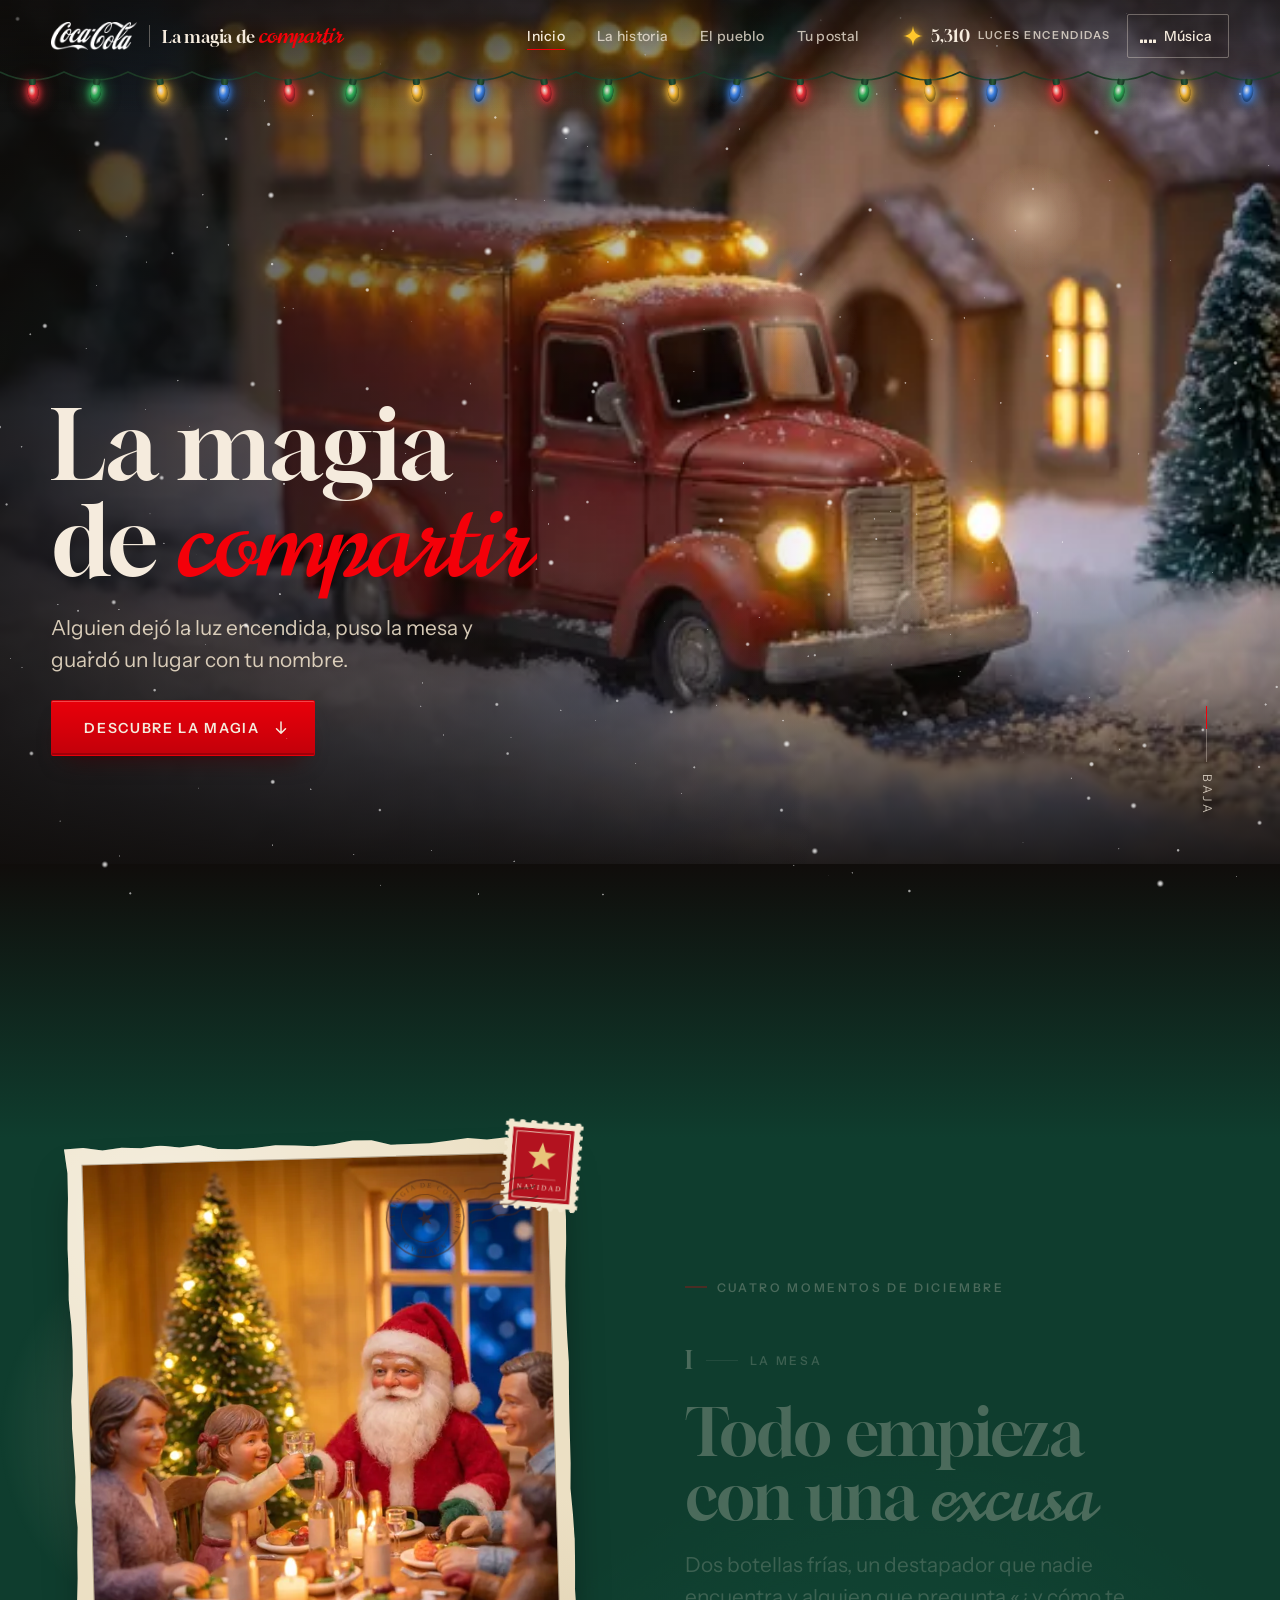
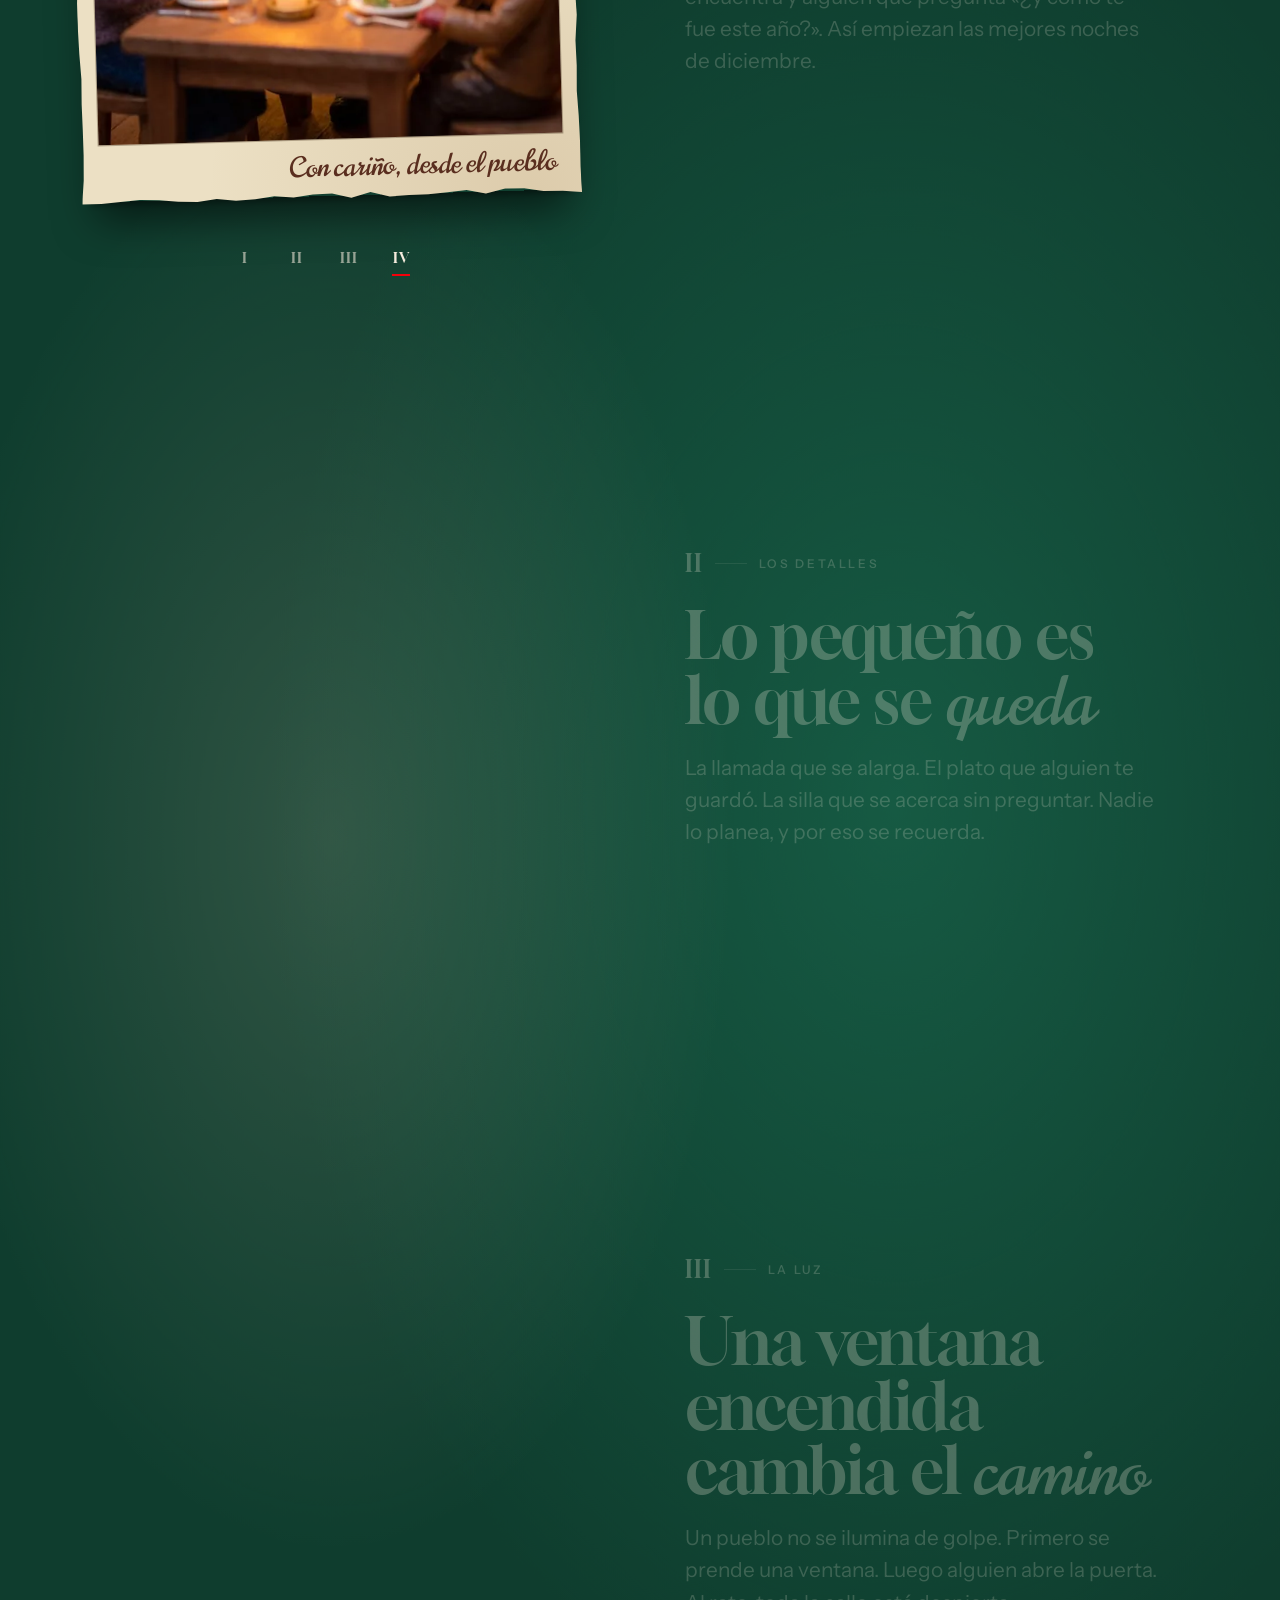
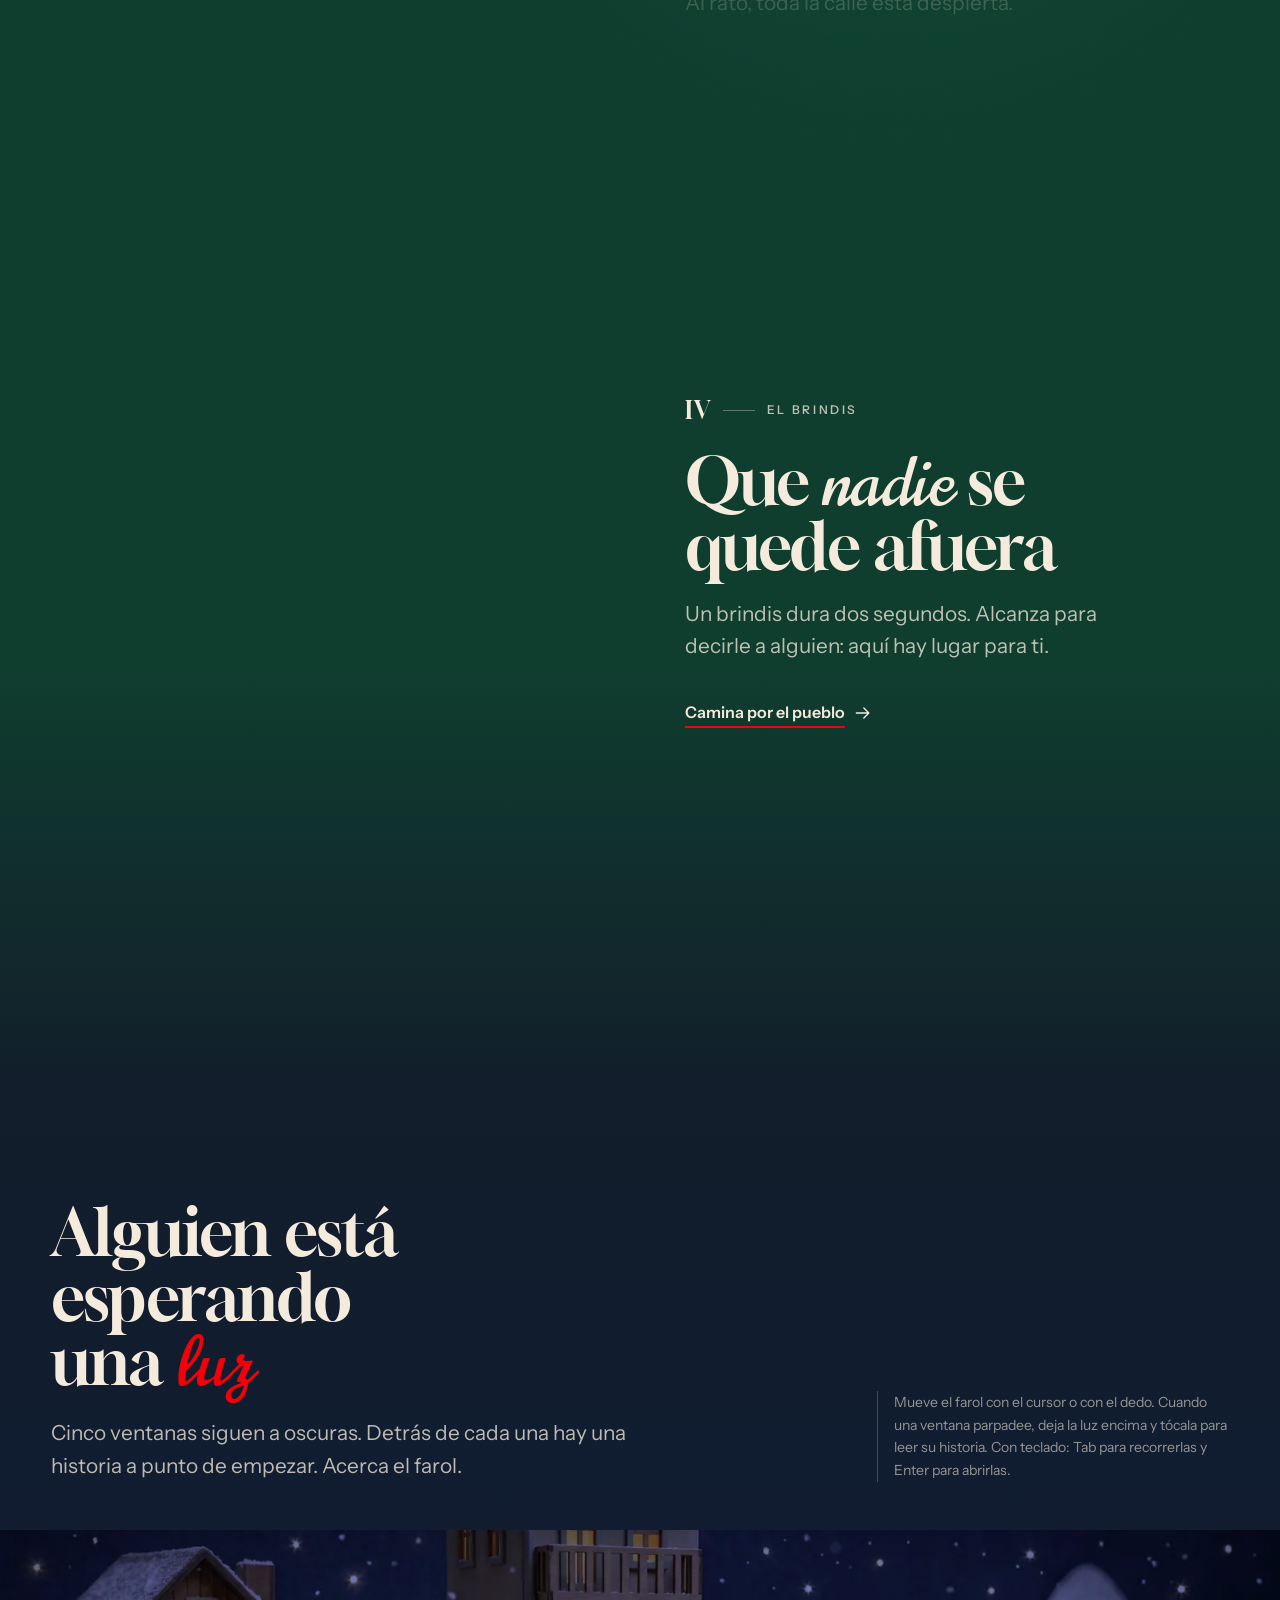
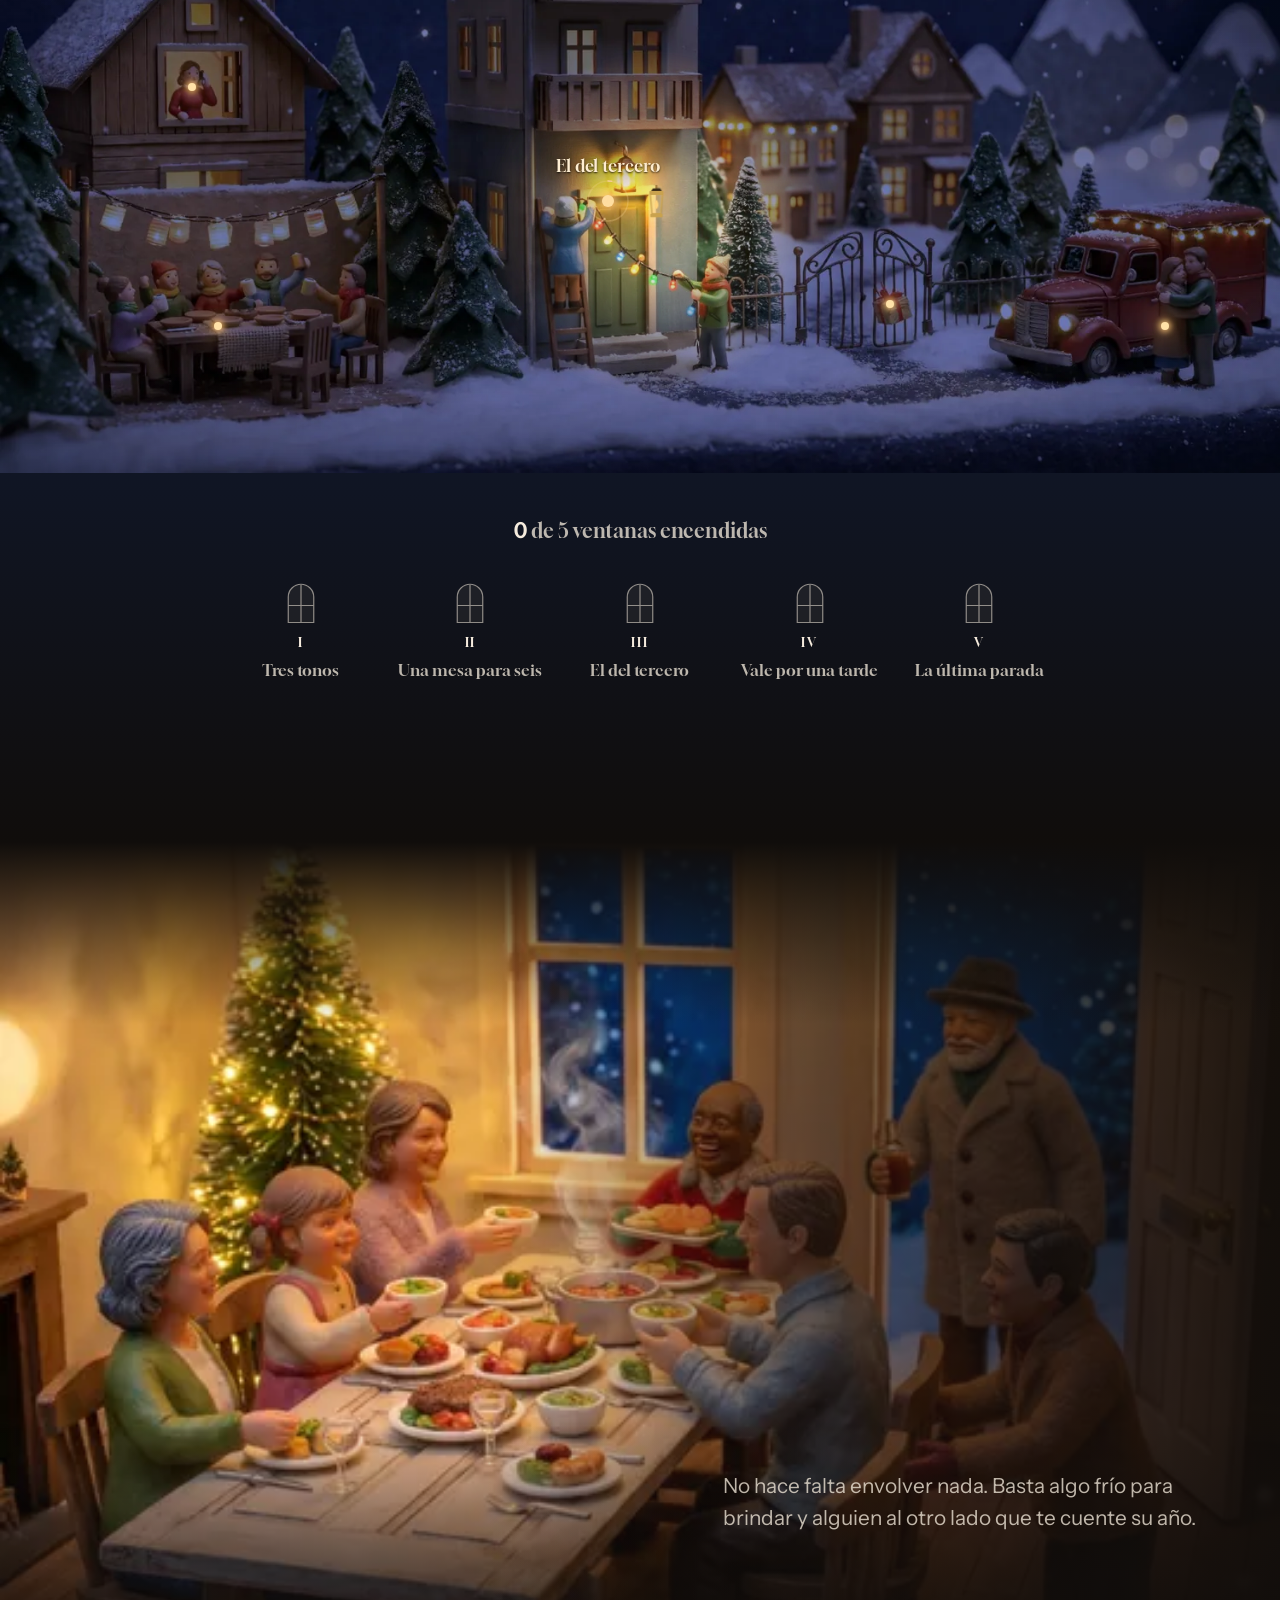
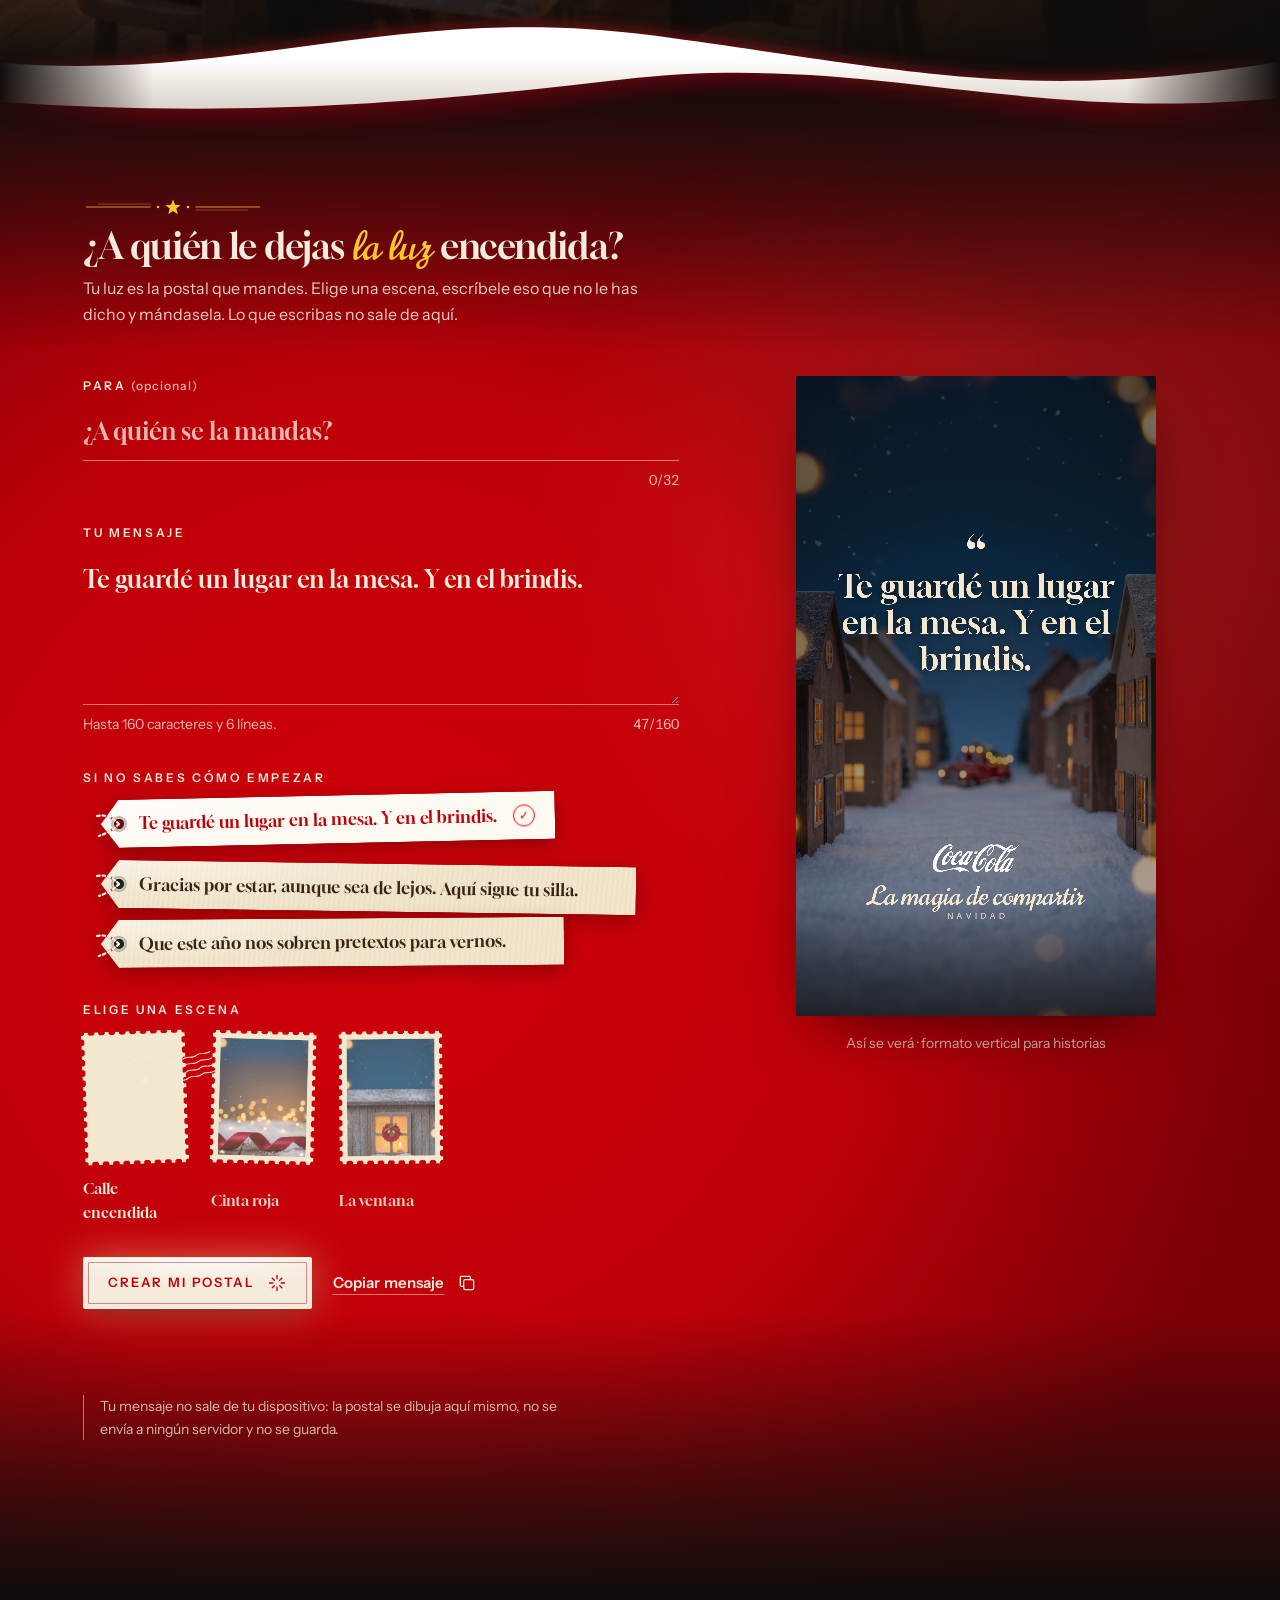
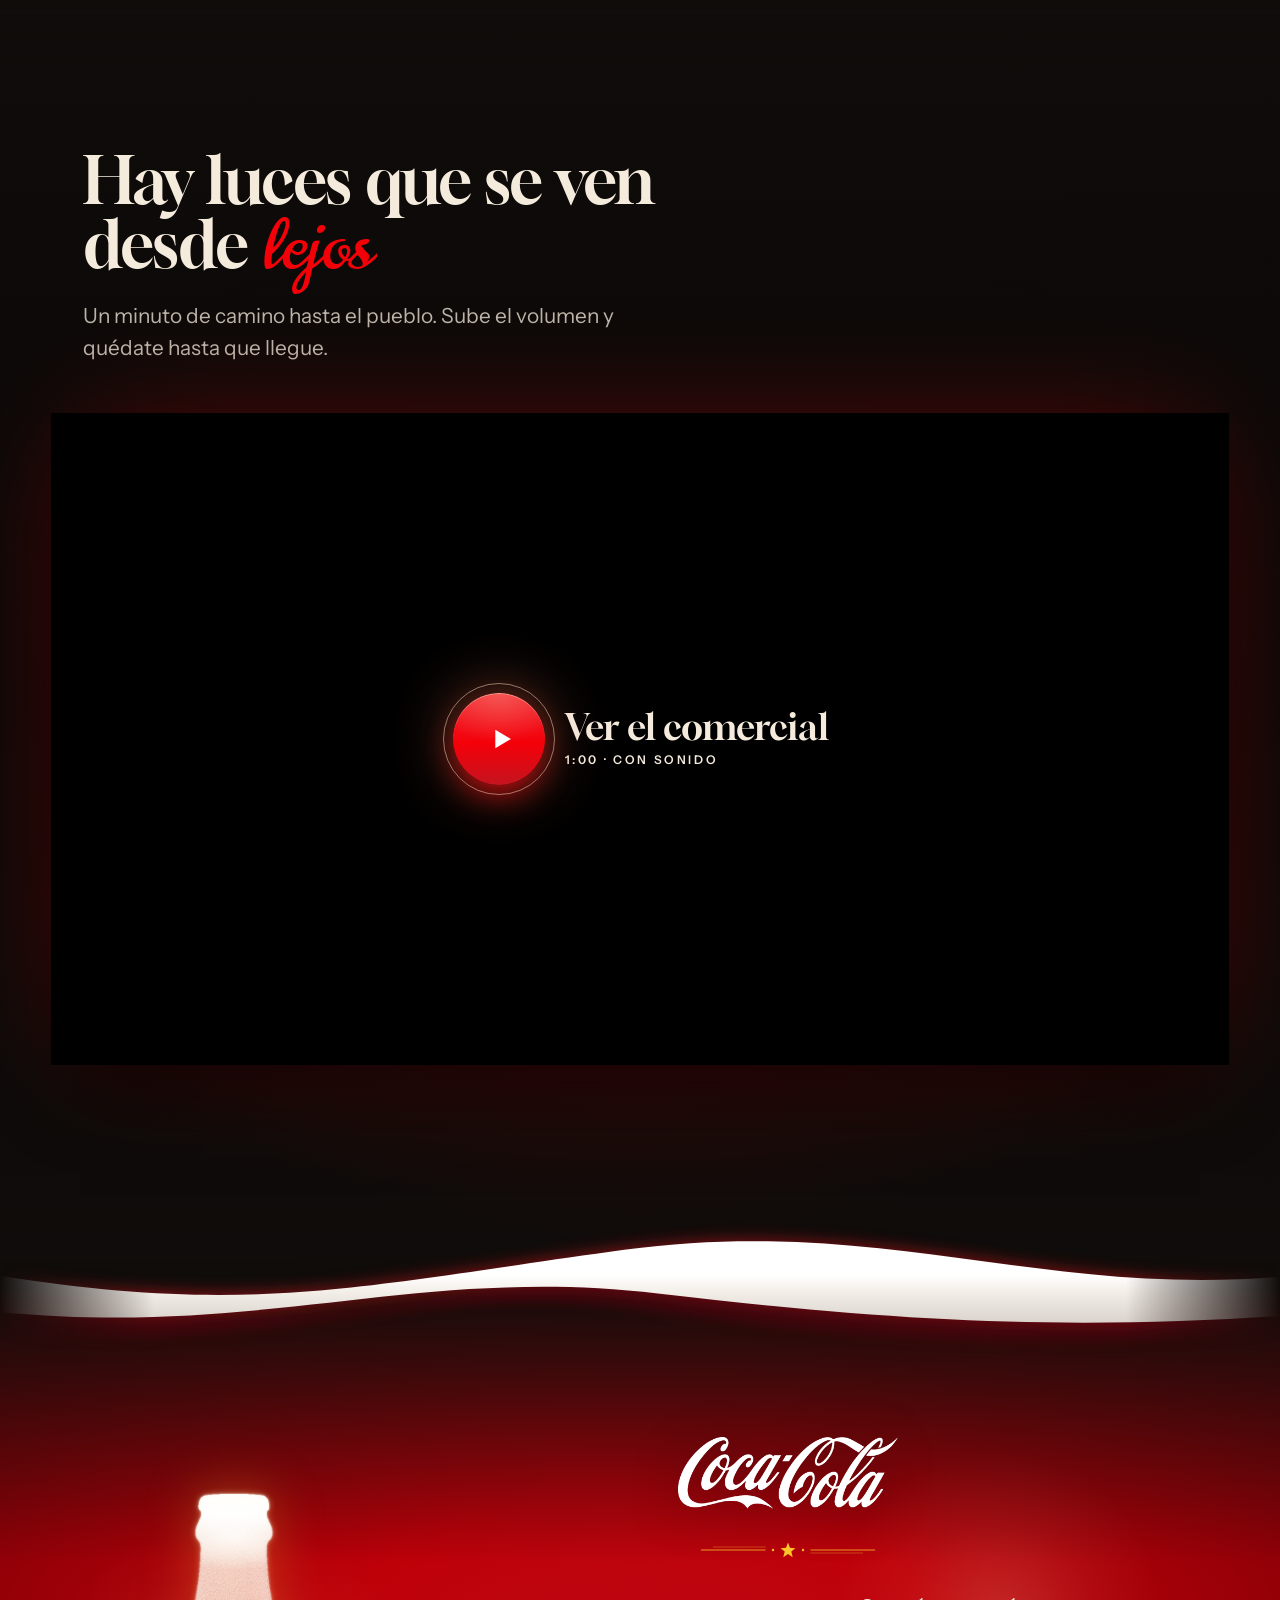
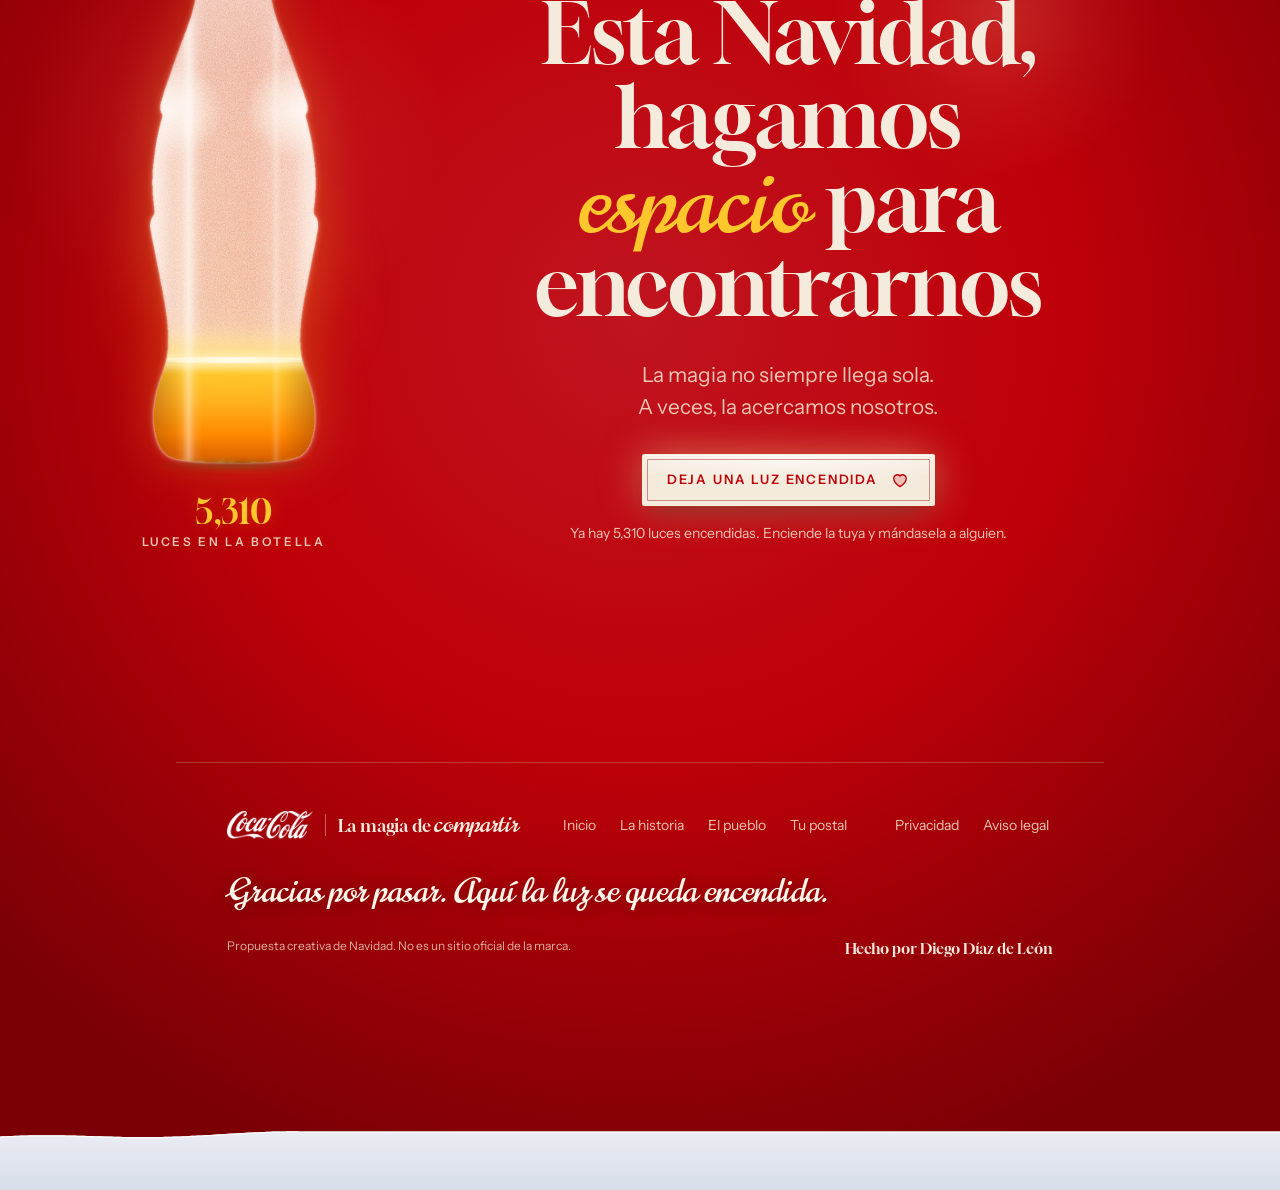
<file: index.html>
<!doctype html>
<html lang="es">
  <head>
    <meta charset="UTF-8" />
    <meta name="viewport" content="width=device-width, initial-scale=1, viewport-fit=cover" />
    <title>La magia de compartir · Una Navidad para encontrarnos</title>
    <meta
      name="description"
      content="Camina por un pueblo nevado, enciende cinco ventanas y escríbele a alguien que extrañas. Esta Navidad, hagamos espacio para encontrarnos."
    />
    <meta name="theme-color" content="#100d0b" />
    <meta name="color-scheme" content="dark" />
    <link rel="icon" href="./favicon.svg" type="image/svg+xml" />
    <link rel="apple-touch-icon" href="./apple-touch-icon.png" />

    <meta property="og:type" content="website" />
    <meta property="og:locale" content="es_MX" />
    <meta property="og:site_name" content="La magia de compartir" />
    <meta property="og:title" content="La magia de compartir" />
    <meta
      property="og:description"
      content="Un pueblo que se enciende con pequeños gestos y una postal para quien quieras."
    />
    <meta property="og:image" content="./images/og-image.jpg" />
    <meta property="og:image:width" content="1200" />
    <meta property="og:image:height" content="630" />
    <meta property="og:image:alt" content="Pueblo nevado de noche con un camión navideño rojo iluminado." />
    <meta name="twitter:card" content="summary_large_image" />
    <meta name="twitter:title" content="La magia de compartir" />
    <meta name="twitter:image" content="./images/og-image.jpg" />

    <!-- Solo el recurso crítico del primer viewport. -->
    <link
      rel="preload"
      as="image"
      href="./images/hero-desktop-2000.webp"
      imagesrcset="./images/hero-desktop-960.webp 960w, ./images/hero-desktop-1440.webp 1440w, ./images/hero-desktop-2000.webp 2000w"
      imagesizes="100vw"
      media="(min-width: 768px)"
      fetchpriority="high"
    />
    <link
      rel="preload"
      as="image"
      href="./images/hero-mobile-1116.webp"
      imagesrcset="./images/hero-mobile-540.webp 540w, ./images/hero-mobile-810.webp 810w, ./images/hero-mobile-1116.webp 1116w"
      imagesizes="100vw"
      media="(max-width: 767px)"
      fetchpriority="high"
    />

    <style>html,body{color:#f7ebdd;background:#100d0b;margin:0;font-family:Segoe UI,system-ui,sans-serif}.boot{text-align:center;box-sizing:border-box;place-items:center;min-height:100svh;padding:24px;display:grid}.boot h1{margin:0 0 20px;font-family:Georgia,Times New Roman,serif;font-size:clamp(2.5rem,9vw,5rem);font-weight:400;line-height:1}.boot p{color:#f7ebddcc;max-width:32rem;margin:0 auto;line-height:1.6}.boot-help{opacity:0;animation:.6s 8s forwards boot-help;margin-top:24px!important}@keyframes boot-help{to{opacity:1}}</style>
    <script type="module" crossorigin src="./assets/index-CHzUS0oh.js"></script>
    <link rel="stylesheet" crossorigin href="./assets/index-EpdLnpA7.css">
      <meta name="robots" content="noindex, nofollow" />
    <link rel="preload" as="font" type="font/woff2" href="./assets/gloock-latin-400-normal-3dTk9V3B.woff2" crossorigin="">
    <link rel="preload" as="font" type="font/woff2" href="./assets/norican-latin-400-normal-D39OXl6f.woff2" crossorigin="">
  </head>
  <body>
    <div id="root">
      <div class="boot">
        <div>
          <h1>La magia de compartir</h1>
          <p>
            Alguien dejó la luz encendida, puso la mesa y guardó un lugar con tu nombre.
          </p>
          <p class="boot-help">
            Si el pueblo no aparece, vuelve a cargar la página o prueba con un navegador actualizado.
          </p>
          <noscript>
            <p style="margin-top: 24px">
              El pueblo interactivo y el generador de tarjetas necesitan JavaScript. Actívalo para continuar.
            </p>
          </noscript>
        </div>
      </div>
    </div>
  </body>
</html>
</file>
<file: assets/index-EpdLnpA7.css>
@font-face{font-family:Norican;font-style:normal;font-display:swap;font-weight:400;src:url(./norican-latin-ext-400-normal-pdkwJBgQ.woff2)format("woff2"),url(./norican-latin-ext-400-normal-B0BqjaTA.woff)format("woff");unicode-range:U+100-2BA,U+2BD-2C5,U+2C7-2CC,U+2CE-2D7,U+2DD-2FF,U+304,U+308,U+329,U+1D00-1DBF,U+1E00-1E9F,U+1EF2-1EFF,U+2020,U+20A0-20AB,U+20AD-20C0,U+2113,U+2C60-2C7F,U+A720-A7FF}@font-face{font-family:Norican;font-style:normal;font-display:swap;font-weight:400;src:url(./norican-latin-400-normal-D39OXl6f.woff2)format("woff2"),url(./norican-latin-400-normal-s8pV6QPu.woff)format("woff");unicode-range:U+??,U+131,U+152-153,U+2BB-2BC,U+2C6,U+2DA,U+2DC,U+304,U+308,U+329,U+2000-206F,U+20AC,U+2122,U+2191,U+2193,U+2212,U+2215,U+FEFF,U+FFFD}@font-face{font-family:Instrument Sans Variable;font-style:normal;font-display:swap;font-weight:400 700;src:url(./instrument-sans-latin-ext-wght-normal-B5bTHO_g.woff2)format("woff2-variations");unicode-range:U+100-2BA,U+2BD-2C5,U+2C7-2CC,U+2CE-2D7,U+2DD-2FF,U+304,U+308,U+329,U+1D00-1DBF,U+1E00-1E9F,U+1EF2-1EFF,U+2020,U+20A0-20AB,U+20AD-20C0,U+2113,U+2C60-2C7F,U+A720-A7FF}@font-face{font-family:Instrument Sans Variable;font-style:normal;font-display:swap;font-weight:400 700;src:url(./instrument-sans-latin-wght-normal-BbzFLZTg.woff2)format("woff2-variations");unicode-range:U+??,U+131,U+152-153,U+2BB-2BC,U+2C6,U+2DA,U+2DC,U+304,U+308,U+329,U+2000-206F,U+20AC,U+2122,U+2191,U+2193,U+2212,U+2215,U+FEFF,U+FFFD}@font-face{font-family:Titular;font-style:normal;font-weight:400;font-display:swap;src:url(./gloock-latin-400-normal-3dTk9V3B.woff2)format("woff2");unicode-range:U+??,U+131,U+152-153,U+2BB-2BC,U+2C6,U+2DA,U+2DC,U+304,U+308,U+329,U+2000-206F,U+20AC,U+2122,U+2191,U+2193,U+2212,U+2215,U+FEFF,U+FFFD}@font-face{font-family:Titular;font-style:normal;font-weight:400;font-display:swap;src:url(./gloock-latin-ext-400-normal-B4R8XxiG.woff2)format("woff2");unicode-range:U+100-2BA,U+2BD-2C5,U+2C7-2CC,U+2CE-2D7,U+2DD-2FF,U+1D00-1DBF,U+1E00-1E9F,U+1EF2-1EFF,U+2020,U+20A0-20AB,U+20AD-20C0,U+2113,U+2C60-2C7F,U+A720-A7FF}:root{--red:#f40009;--cream:#f5ebdd;--green-deep:#0f3d2e;--night:#100d0b;--yellow:#ffc72c;--c-red:var(--red);--c-red-deep:#a8000a;--c-ink:var(--night);--c-cream:var(--cream);--c-forest:#0c2a21;--c-pine:var(--green-deep);--c-pine-light:#165a43;--c-pine-deep:#0a2c21;--c-snow:#fff;--c-night:#121e2b;--c-red-block:#be0009;--c-red-block-deep:#7a0006;--c-bg:var(--c-ink);--c-text:var(--c-cream);--c-text-muted:#f5ebddc2;--c-text-faint:#f5ebdd94;--c-line:#f5ebdd29;--c-line-strong:#f5ebdd57;--c-surface:#17120f;--c-surface-raised:#1f1915;--c-focus:var(--c-cream);--c-error:#ff9f8f;--font-display:"Titular", "Bodoni 72", Didot, "Times New Roman", serif;--font-script:"Norican", "Snell Roundhand", "Segoe Script", cursive;--font-hand:var(--font-script);--font-body:"Instrument Sans Variable", "Segoe UI", system-ui, sans-serif;--script-scale:1.08;--fs-hero:clamp(3.25rem, 1.4rem + 8.4vw, 6rem);--fs-display:clamp(2.5rem, 1.3rem + 5vw, 5.25rem);--fs-h2:clamp(2.125rem, 1.3rem + 3.4vw, 4.25rem);--fs-h3:clamp(1.5rem, 1.15rem + 1.4vw, 2.25rem);--fs-lead:clamp(1.0625rem, .98rem + .4vw, 1.3125rem);--fs-body:1rem;--fs-small:.875rem;--fs-label:.75rem;--lh-tight:1;--lh-heading:1.06;--lh-body:1.62;--tracking-display:-.012em;--tracking-label:.22em;--sp-1:4px;--sp-2:8px;--sp-3:12px;--sp-4:16px;--sp-5:20px;--sp-6:24px;--sp-8:32px;--sp-10:40px;--sp-12:48px;--sp-16:64px;--sp-20:80px;--sp-24:96px;--sp-32:128px;--section-pad:clamp(var(--sp-20), 12vw, 176px);--gutter:clamp(var(--sp-4), 4vw, var(--sp-16));--r-xs:2px;--r-sm:4px;--r-md:8px;--r-lg:16px;--r-pill:999px;--shadow-panel:0 24px 64px -24px #000000b3;--shadow-glow:0 0 48px 4px #ffe4c84d;--ease-out:cubic-bezier(.22, 1, .36, 1);--ease-in-out:cubic-bezier(.65, 0, .35, 1);--dur-fast:.16s;--dur-base:.28s;--dur-slow:.64s;--dur-cinematic:1.4s;--w-text:36rem;--w-content:76rem;--w-wide:100rem;--z-base:0;--z-scene:1;--z-overlay:10;--z-points:20;--z-panel:40;--z-nav:60;--z-sheet:70;--z-dialog:80;--z-skip:100;--safe-top:env(safe-area-inset-top,0px);--safe-bottom:env(safe-area-inset-bottom,0px);--safe-left:env(safe-area-inset-left,0px);--safe-right:env(safe-area-inset-right,0px);--nav-h:72px}@media (max-width:767px){:root{--nav-h:60px}}*,:before,:after{box-sizing:border-box}html{-webkit-text-size-adjust:100%;-moz-text-size-adjust:100%;text-size-adjust:100%;background:var(--c-bg);--lightningcss-light: ;--lightningcss-dark:initial;color-scheme:dark}@media (prefers-reduced-motion:no-preference){html{scroll-behavior:smooth}}body{background:var(--c-bg);min-height:100svh;color:var(--c-text);font-family:var(--font-body);font-size:var(--fs-body);line-height:var(--lh-body);font-optical-sizing:auto;font-synthesis:none;-webkit-font-smoothing:antialiased;-moz-osx-font-smoothing:grayscale;-webkit-tap-highlight-color:transparent;margin:0;overflow-x:clip}img,svg,canvas,picture{max-width:100%;display:block}img,video,canvas,picture{-webkit-user-drag:none;-webkit-touch-callout:none;-webkit-user-select:none;user-select:none}button,input,textarea,select{font:inherit;color:inherit}button{cursor:pointer}a{color:inherit}h1,h2,h3,p,figure,ol,ul{margin:0}ol,ul{padding:0;list-style:none}.display{font-family:var(--font-display);font-optical-sizing:auto;font-synthesis:none;letter-spacing:var(--tracking-display);font-weight:400;line-height:var(--lh-tight);text-wrap:balance}.display em,.display-em{font-family:var(--font-script);font-style:normal;font-weight:400;font-size:calc(1em * var(--script-scale));letter-spacing:0;color:var(--accent-em,var(--c-cream));line-height:.8}.eyebrow{font-family:var(--font-body);font-size:var(--fs-label);letter-spacing:var(--tracking-label);text-transform:uppercase;color:var(--c-cream);font-weight:560}.eyebrow:before{content:"";vertical-align:.3em;background:var(--accent-line,var(--c-red));width:22px;height:2px;margin-right:10px;display:inline-block}.lead{font-size:var(--fs-lead);color:var(--c-text-muted);max-width:var(--w-text);text-wrap:pretty;line-height:1.55}section[id]{scroll-margin-top:0}:focus-visible{outline:3px solid var(--c-focus);outline-offset:3px;border-radius:var(--r-sm)}:focus:not(:focus-visible){outline:none}::selection{background:var(--c-red);color:var(--c-snow)}html{scrollbar-color:#f4000999 var(--c-ink);accent-color:var(--c-red);caret-color:var(--c-red)}.visually-hidden{clip:rect(0 0 0 0);white-space:nowrap;border:0;width:1px;height:1px;margin:-1px;padding:0;overflow:hidden;position:absolute!important}.skip-link{top:calc(var(--sp-3) + var(--safe-top));left:var(--sp-3);z-index:var(--z-skip);padding:var(--sp-3) var(--sp-5);background:var(--c-cream);color:var(--c-ink);border-radius:var(--r-xs);transition:transform var(--dur-base) var(--ease-out);font-weight:600;text-decoration:none;position:fixed;transform:translateY(-200%)}.skip-link:focus-visible{transform:translateY(0)}@media (prefers-reduced-motion:reduce){*,:before,:after{transition-duration:.01ms!important;animation-duration:.01ms!important;animation-iteration-count:1!important}}@keyframes pulse-ring{0%{opacity:.85;transform:scale(.7)}80%,to{opacity:0;transform:scale(1.9)}}@keyframes flicker{0%,to{opacity:1}40%{opacity:.82}60%{opacity:.94}}@keyframes scroll-cue{0%{transform:translateY(-100%)}to{transform:translateY(220%)}}@keyframes drift{0%,to{transform:translate(0,0)}50%{transform:translateY(-6px)}}._canvas_14qqj_1{pointer-events:none;width:100%;height:100%;position:absolute;inset:0}._layer_1u8pv_3{transition:opacity .8s var(--ease-out);z-index:calc(var(--z-nav) - 1);width:100%;height:100vh;pointer-events:none;height:100lvh;position:fixed;top:0;left:0}html[data-video-playing] ._layer_1u8pv_3{opacity:0}._logo_13xzq_1{align-items:center;gap:var(--sp-3);color:var(--c-cream);display:inline-flex}._brand_13xzq_15{width:auto;height:28px}._divider_13xzq_25{background:var(--c-line-strong);width:1px;height:22px}._mark_13xzq_37{flex:none;width:34px;height:34px}._word_13xzq_49{font-family:var(--font-display);font-optical-sizing:auto;letter-spacing:-.01em;white-space:nowrap;font-size:1.0625rem;font-weight:500;line-height:1}._word_13xzq_49 em{font-family:var(--font-script);color:var(--c-red);font-size:1.45em;font-style:normal;line-height:.8}._logo_13xzq_1[data-tone=cream] ._word_13xzq_49 em{color:var(--c-cream)}@media (max-width:380px){._word_13xzq_49{font-size:.9375rem}}@media (max-width:479px){:is(._logo_13xzq_1:has(._brand_13xzq_15) ._divider_13xzq_25,._logo_13xzq_1:has(._brand_13xzq_15) ._word_13xzq_49){display:none}}._counter_1s7xw_3{align-items:center;gap:var(--sp-2);min-height:44px;padding:0 var(--sp-2);color:var(--c-cream);white-space:nowrap;margin:0;display:inline-flex;position:relative}._star_1s7xw_27{width:20px;height:20px;color:var(--yellow);place-items:center;display:grid}._star_1s7xw_27 svg{fill:currentColor;filter:drop-shadow(0 0 3px #ffc72cf2)drop-shadow(0 0 9px #ffaa148c);width:100%;height:100%;animation:_twinkle_1s7xw_1 3.2s var(--ease-in-out) infinite}._number_1s7xw_59{font-family:var(--font-display);font-variant-numeric:tabular-nums;font-size:1.0625rem;line-height:1.3;display:inline-grid;position:relative;overflow:hidden}._digits_1s7xw_79{grid-area:1/1;display:block}._digits_1s7xw_79[data-roll]{animation:_roll-in_1s7xw_1 .38s var(--ease-out)}@keyframes _roll-in_1s7xw_1{0%{opacity:0;transform:translateY(70%)}to{opacity:1;transform:none}}._label_1s7xw_121{letter-spacing:.14em;text-transform:uppercase;color:var(--c-text-muted);font-size:.6875rem;font-weight:600}._star_1s7xw_27[data-pulse] svg{animation:_arrive_1s7xw_1 .9s var(--ease-out)}._ring_1s7xw_147{left:calc(var(--sp-2) + 9px);width:10px;height:10px;animation:_ring_1s7xw_147 .9s var(--ease-out) forwards;pointer-events:none;border-radius:50%;margin:-5px 0 0 -5px;position:absolute;top:50%;box-shadow:0 0 0 2px #ffc72cf2}@keyframes _twinkle_1s7xw_1{0%,to{filter:drop-shadow(0 0 3px #ffc72ce6)drop-shadow(0 0 8px #ffaa1473);transform:scale(1)rotate(0)}50%{filter:drop-shadow(0 0 5px #ffd65a)drop-shadow(0 0 14px #ffaa14bf);transform:scale(1.14)rotate(12deg)}}@keyframes _arrive_1s7xw_1{0%{transform:scale(1)}30%{filter:drop-shadow(0 0 10px #ffe2a0)drop-shadow(0 0 22px #ffbe5ae6);transform:scale(1.9)rotate(45deg)}to{transform:scale(1)rotate(0)}}@keyframes _ring_1s7xw_147{0%{opacity:1;transform:scale(1)}to{opacity:0;transform:scale(5)}}@media (max-width:1279px){._label_1s7xw_121{display:none}}@media (prefers-reduced-motion:reduce){._star_1s7xw_27 svg,._star_1s7xw_27[data-pulse] svg,._digits_1s7xw_79[data-roll]{animation:none}._ring_1s7xw_147{display:none}}._toggle_woq4x_1{align-items:center;gap:var(--sp-2);min-width:44px;min-height:44px;padding:0 var(--sp-4) 0 var(--sp-3);border:1px solid var(--c-line-strong);border-radius:var(--r-xs);color:var(--c-cream);transition:border-color var(--dur-base) var(--ease-out), background-color var(--dur-base) var(--ease-out);background:0 0;font-size:.875rem;font-weight:500;display:inline-flex}._toggle_woq4x_1[aria-pressed=true]{border-color:var(--c-red);background:#f4000924}@media (hover:hover) and (pointer:fine){._toggle_woq4x_1:hover{border-color:var(--c-cream)}}._bars_woq4x_61{align-items:flex-end;gap:2px;width:16px;height:14px;display:inline-flex}._bars_woq4x_61 span{transform-origin:bottom;height:100%;transition:transform var(--dur-base) var(--ease-out);background:currentColor;border-radius:1px;flex:1;transform:scaleY(.25)}._bars_woq4x_61[data-on]{color:var(--c-cream)}._bars_woq4x_61[data-on] span{animation:_eq_woq4x_1 1.1s var(--ease-in-out) infinite alternate}._bars_woq4x_61[data-on] span:nth-child(2){animation-delay:-.4s}._bars_woq4x_61[data-on] span:nth-child(3){animation-delay:-.8s}._bars_woq4x_61[data-on] span:nth-child(4){animation-delay:-.2s}@keyframes _eq_woq4x_1{0%{transform:scaleY(.3)}to{transform:scaleY(1)}}@media (prefers-reduced-motion:reduce){._bars_woq4x_61[data-on] span{animation:none;transform:scaleY(.8)}}@media (max-width:479px){._label_woq4x_171{display:none}._toggle_woq4x_1{justify-content:center;width:44px;padding:0}}._lights_xjurf_3{pointer-events:none;height:38px;position:absolute;top:100%;left:0;right:0}._wire_xjurf_21{width:100%;height:20px;position:absolute;inset:0 0 auto;overflow:visible}._wire_xjurf_21 path{fill:none;stroke:#1d3a26;stroke-width:1.6px}._bulb_xjurf_51{width:11px;height:18px;transform:rotate(var(--tilt));transform-origin:50% 0;background:color-mix(in srgb, var(--c) 35%, #1a1412);opacity:.7;border-radius:50% 50% 48% 48%/38% 38% 62% 62%;margin-left:-5.5px;transition:background-color .14s linear,box-shadow .14s linear,opacity .14s linear;position:absolute;top:12px;box-shadow:inset 0 -2px 3px #00000073}._bulb_xjurf_51:before{content:"";background:linear-gradient(90deg,#14301f,#2c5a3a,#14301f);border-radius:1px 1px 2px 2px;width:7px;height:6px;position:absolute;top:-5px;left:2px}._bulb_xjurf_51[data-on]{opacity:1;background:radial-gradient(60% 55% at 40% 35%, #ffffffd9, var(--c) 55%, color-mix(in srgb, var(--c) 70%, #000));box-shadow:0 0 6px 1px var(--c), 0 0 16px 3px color-mix(in srgb, var(--c) 60%, transparent), inset 0 -2px 3px #00000040}@media (max-width:767px){._lights_xjurf_3{height:32px}._bulb_xjurf_51{width:9px;height:15px;margin-left:-4.5px;top:11px}._bulb_xjurf_51:before{width:6px;left:1.5px}}._bar_18cn7_1{z-index:var(--z-nav);justify-content:space-between;align-items:center;gap:var(--sp-6);height:calc(var(--nav-h) + var(--safe-top));padding:var(--safe-top) calc(var(--gutter) + var(--safe-right)) 0 calc(var(--gutter) + var(--safe-left));transition:background-color var(--dur-slow) var(--ease-out);display:flex;position:fixed;inset:0 0 auto}._bar_18cn7_1:before{content:"";z-index:-1;pointer-events:none;transition:opacity var(--dur-slow) var(--ease-out);background:linear-gradient(#100d0ba6,#0000);position:absolute;inset:0 0 -40px}._solid_18cn7_25{background-color:#100d0beb}._solid_18cn7_25:before{opacity:0}._actions_18cn7_33{align-items:center;gap:var(--sp-2);display:flex}._brand_18cn7_39{align-items:center;min-height:44px;text-decoration:none;display:inline-flex}._desktopNav_18cn7_46{margin-left:auto}._list_18cn7_50{gap:var(--sp-2);display:flex}._link_18cn7_55{min-height:44px;padding:0 var(--sp-3);white-space:nowrap;letter-spacing:.02em;color:var(--c-text-muted);transition:color var(--dur-base) var(--ease-out);align-items:center;font-size:.875rem;font-weight:500;text-decoration:none;display:inline-flex;position:relative}._link_18cn7_55:after{content:"";left:var(--sp-3);right:var(--sp-3);background:var(--c-red);transform-origin:0;height:1px;transition:transform var(--dur-base) var(--ease-out);position:absolute;bottom:8px;transform:scaleX(0)}._link_18cn7_55[aria-current=true]{color:var(--c-cream)}._link_18cn7_55[aria-current=true]:after{transform:scaleX(1)}@media (hover:hover) and (pointer:fine){._link_18cn7_55:hover{color:var(--c-cream)}}._iconButton_18cn7_97{justify-content:center;align-items:center;gap:var(--sp-2);min-width:44px;min-height:44px;padding:0 var(--sp-3);border:1px solid var(--c-line-strong);border-radius:var(--r-xs);color:var(--c-cream);background:0 0;display:inline-flex}._menuButton_18cn7_111{display:none}._menuLabel_18cn7_115{font-size:.875rem;font-weight:500}._sheet_18cn7_120{z-index:var(--z-sheet);padding:var(--safe-top) calc(var(--gutter) + var(--safe-right)) calc(var(--sp-8) + var(--safe-bottom)) calc(var(--gutter) + var(--safe-left));background:radial-gradient(80% 50% at 80% 100%, #f4000929, transparent 70%), var(--c-ink);overscroll-behavior:contain;flex-direction:column;display:flex;position:fixed;inset:0;overflow-y:auto}._sheetTop_18cn7_135{height:var(--nav-h);justify-content:space-between;align-items:center;display:flex}._sheetList_18cn7_142{gap:var(--sp-2);margin-top:var(--sp-12);display:grid}._sheetLink_18cn7_148{align-items:baseline;gap:var(--sp-4);min-height:56px;padding:var(--sp-2) 0;font-family:var(--font-display);font-optical-sizing:auto;color:var(--c-cream);border-bottom:1px solid var(--c-line);font-size:clamp(2.25rem,11vw,3.25rem);font-weight:460;line-height:1.05;text-decoration:none;display:flex}._sheetLink_18cn7_148[aria-current=true]{color:var(--c-cream);font-style:italic}._sheetIndex_18cn7_169{font-family:var(--font-body);font-size:var(--fs-label);letter-spacing:var(--tracking-label);color:var(--c-text-faint)}@media (max-width:767px){._desktopNav_18cn7_46{display:none}._menuButton_18cn7_111{display:inline-flex}}._seam_au2dn_2{z-index:3;pointer-events:none;height:0;position:relative}._svg_au2dn_9{width:100%;height:clamp(110px,15vw,220px);position:absolute;top:0;left:0;overflow:visible;transform:translateY(-50%);-webkit-mask-image:linear-gradient(90deg,#0000 0%,#000 12% 88%,#0000 100%);mask-image:linear-gradient(90deg,#0000 0%,#000 12% 88%,#0000 100%)}._seam_au2dn_2[data-flip] ._svg_au2dn_9{transform:translateY(-50%)scaleX(-1)}._headline_8waxl_1{margin:0}._line_8waxl_9{display:block}._mask_8waxl_17{vertical-align:baseline;margin:-.06em -.08em -.12em;padding:.06em .08em .12em;display:inline-block;overflow:clip}._maskScript_8waxl_43{margin:-.28em -.3em -.34em;padding:.28em .3em .34em}._word_8waxl_53{will-change:transform;display:inline-block}._button_1chpb_1{isolation:isolate;justify-content:center;align-items:center;gap:var(--sp-3);min-height:52px;padding:0 var(--sp-6);border-radius:var(--r-xs);font-family:var(--font-body);letter-spacing:.14em;text-transform:uppercase;white-space:nowrap;-webkit-user-select:none;user-select:none;touch-action:manipulation;transition:transform var(--dur-fast) var(--ease-out), box-shadow var(--dur-slow) var(--ease-out), background-color var(--dur-base) var(--ease-out), border-color var(--dur-base) var(--ease-out), color var(--dur-base) var(--ease-out);border:1px solid #0000;font-size:.8125rem;font-weight:600;text-decoration:none;display:inline-flex;position:relative;overflow:hidden}._label_1chpb_32{position:relative}._button_1chpb_1:before{content:"";border:1px solid var(--filete,transparent);pointer-events:none;border-radius:1px;position:absolute;inset:4px}._icon_1chpb_46{transition:transform var(--dur-base) var(--ease-out);display:inline-flex;position:relative}._sheen_1chpb_53{z-index:-1;pointer-events:none;background:linear-gradient(100deg,#0000 0%,#fff4de6b 50%,#0000 100%);width:45%;position:absolute;inset:-2px auto -2px 0;transform:translate(-160%)skew(-18deg)}._button_1chpb_1:active:not(:disabled){transform:scale(.97)}._button_1chpb_1:focus-visible{outline-offset:4px;border-radius:var(--r-xs)}._button_1chpb_1:disabled{cursor:not-allowed;opacity:.45;box-shadow:none;animation:none}._primary_1chpb_81{color:var(--c-cream);--filete:transparent;min-height:56px;padding:0 var(--sp-6) 0 var(--sp-8);letter-spacing:.12em;animation:_glow-breathe_1chpb_1 3.6s var(--ease-in-out) infinite;background:linear-gradient(#e8000a 0%,#d4000a 55%,#c2000a 100%);border-color:#0000;font-size:.875rem;box-shadow:0 14px 24px -14px #3c0004e6,inset 0 1px #ffc8be59,inset 0 -2px #5a000659}._primary_1chpb_81 ._icon_1chpb_46 svg{stroke-width:2px;width:18px;height:18px}._cream_1chpb_103{background:radial-gradient(120% 90% at 50% 0%, #ffffffb3, transparent 60%), var(--c-cream);color:var(--c-red-block);--filete:#a3101c73;animation:_glow-breathe-gold_1chpb_1 3.6s var(--ease-in-out) infinite;border-color:#ffecc899;box-shadow:0 10px 28px -10px #00000073,0 0 40px -2px #ffd6968c,inset 0 1px #fffc}._ghost_1chpb_117{color:var(--c-cream);--filete:#f5ebdd47;background:#f4e6cf08;border-color:#f5ebdd73;box-shadow:0 0 22px -8px #ffe4c859}._quiet_1chpb_125{min-height:44px;padding:0 var(--sp-2);color:var(--c-cream);border-radius:var(--r-sm);text-decoration:underline;-webkit-text-decoration-color:var(--c-line-strong);text-decoration-color:var(--c-line-strong);text-underline-offset:6px;text-transform:none;letter-spacing:.01em;background:0 0;font-size:.9375rem;overflow:visible}._quiet_1chpb_125 ._sheen_1chpb_53{display:none}@media (hover:hover) and (pointer:fine){._primary_1chpb_81:hover:not(:disabled){background:linear-gradient(#f40009 0%,#d4000a 55%,#c2000a 100%);animation:none;box-shadow:0 16px 28px -14px #3c0004f2,0 0 32px -4px #f4000999,inset 0 1px #ffc8be66,inset 0 -2px #5a000659}._cream_1chpb_103:hover:not(:disabled){background:radial-gradient(120% 90% at 50% 0%, #ffffffe6, transparent 60%), var(--c-snow);animation:none;box-shadow:0 14px 32px -10px #00000073,0 0 60px 2px #ffd696bf,inset 0 1px #ffffffe6}._ghost_1chpb_117:hover:not(:disabled){border-color:var(--c-cream);background:#f5ebdd14;box-shadow:0 0 30px -6px #ffe4c88c}._quiet_1chpb_125:hover:not(:disabled){-webkit-text-decoration-color:var(--c-red);text-decoration-color:var(--c-red)}._button_1chpb_1:hover:not(:disabled) ._icon_1chpb_46{transform:translate(3px)}._button_1chpb_1:hover:not(:disabled) ._sheen_1chpb_53{transition:transform .9s var(--ease-out);transform:translate(320%)skew(-18deg)}}@keyframes _glow-breathe_1chpb_1{0%,to{box-shadow:0 14px 24px -14px #3c0004e6,0 0 #f4000900,inset 0 1px #ffc8be59,inset 0 -2px #5a000659}50%{box-shadow:0 14px 24px -14px #3c0004e6,0 0 26px -4px #f400098c,inset 0 1px #ffc8be59,inset 0 -2px #5a000659}}@keyframes _glow-breathe-gold_1chpb_1{0%,to{box-shadow:0 10px 28px -10px #00000073,0 0 34px -4px #ffd69673,inset 0 1px #fffc}50%{box-shadow:0 12px 30px -10px #00000073,0 0 54px #ffd696b3,inset 0 1px #ffffffd9}}@media (prefers-reduced-motion:reduce){._primary_1chpb_81,._cream_1chpb_103{animation:none}}._backdrop_esnio_1{z-index:var(--z-dialog);padding:var(--sp-6) var(--gutter);background:#100d0bd1;place-items:center;display:grid;position:fixed;inset:0}._dialog_esnio_21{overscroll-behavior:contain;width:min(100%,36rem);max-height:min(84svh,720px);padding:var(--sp-8);background:var(--c-surface);border-top:2px solid var(--c-red);border-radius:var(--r-xs);box-shadow:var(--shadow-panel);overflow-y:auto}._head_esnio_45{justify-content:space-between;align-items:start;gap:var(--sp-4);margin-bottom:var(--sp-6);display:flex}._title_esnio_61{font-size:var(--fs-h3)}._close_esnio_69{border:1px solid var(--c-line-strong);border-radius:var(--r-xs);width:44px;height:44px;color:var(--c-cream);background:0 0;flex:none;place-items:center;display:grid}._body_esnio_93{gap:var(--sp-4);color:var(--c-text-muted);display:grid}._footer_z4caz_1{align-items:center;gap:var(--sp-6) var(--sp-10);max-width:var(--w-wide);padding:var(--sp-10) calc(var(--gutter) + var(--safe-right)) calc(var(--sp-10) + var(--safe-bottom)) calc(var(--gutter) + var(--safe-left));border-top:1px solid var(--c-line);grid-template-columns:auto 1fr auto;margin:0 auto;display:grid}._links_z4caz_25,._legal_z4caz_27{gap:var(--sp-1) var(--sp-4);flex-wrap:wrap;display:flex}._links_z4caz_25{justify-content:center}._link_z4caz_25{min-height:44px;padding:0 var(--sp-1);font-size:var(--fs-small);color:var(--c-text-muted);transition:color var(--dur-base) var(--ease-out);background:0 0;border:0;align-items:center;text-decoration:none;display:inline-flex}@media (hover:hover) and (pointer:fine){._link_z4caz_25:hover{color:var(--c-cream);text-underline-offset:4px;text-decoration:underline}}._farewellWrap_z4caz_89{grid-column:1/-1}._farewell_z4caz_89{font-family:var(--font-script);color:#fff6ea;text-shadow:0 2px 18px #3c000673;font-size:clamp(1.5rem,1.15rem + 1.2vw,2.125rem);line-height:1.2}._star_z4caz_117{vertical-align:.3em;width:.62em;height:.62em;color:var(--yellow);opacity:0;margin-left:.25em;display:inline-block;position:relative;transform:scale(0)}._star_z4caz_117 svg{fill:currentColor;width:100%;height:100%;display:block;position:relative}._star_z4caz_117:before{content:"";opacity:0;background:radial-gradient(circle,#ffecbed9 0%,#ffc87859 35%,#0000 70%);border-radius:50%;position:absolute;inset:-120%;transform:scale(.4)}._star_z4caz_117[data-shown]{animation:_star-in_z4caz_1 .9s var(--ease-out) .3s forwards}._star_z4caz_117[data-shown] svg{animation:_star-radiate_z4caz_1 4.8s var(--ease-in-out) 1.2s infinite}._star_z4caz_117[data-shown]:before{animation:_halo-radiate_z4caz_1 4.8s var(--ease-in-out) 1.2s infinite}@keyframes _star-in_z4caz_1{0%{opacity:0;transform:scale(0)rotate(-60deg)}60%{opacity:1;transform:scale(1.3)rotate(10deg)}to{opacity:1;transform:scale(1)rotate(0)}}@keyframes _star-radiate_z4caz_1{0%,to{filter:drop-shadow(0 0 2px #ffe2a099);transform:scale(1)}55%{filter:drop-shadow(0 0 6px #ffe2a0e6)drop-shadow(0 0 14px #ffbe5a99);transform:scale(1.08)}78%{filter:drop-shadow(0 0 10px #fff0c8)drop-shadow(0 0 26px #ffbe5ae6);transform:scale(1.28)rotate(12deg)}}@keyframes _halo-radiate_z4caz_1{0%,to{opacity:.1;transform:scale(.4)}55%{opacity:.45;transform:scale(.8)}78%{opacity:.9;transform:scale(1.25)}}@media (prefers-reduced-motion:reduce){._star_z4caz_117[data-shown],._star_z4caz_117[data-shown] svg,._star_z4caz_117[data-shown]:before{animation:none}._star_z4caz_117[data-shown]{opacity:1;transform:none}}._note_z4caz_325{justify-content:space-between;gap:var(--sp-2) var(--sp-6);font-size:var(--fs-label);color:var(--c-text-faint);flex-wrap:wrap;grid-column:1/-1;display:flex}._credit_z4caz_345{font-family:var(--font-display);color:var(--c-cream);font-size:.9375rem;font-style:italic}@media (max-width:899px){._footer_z4caz_1{grid-template-columns:1fr;justify-items:start}._links_z4caz_25{justify-content:flex-start}}._wrap_6pb5t_3{justify-items:center;gap:var(--sp-5);margin:0;display:grid}._stage_6pb5t_17{justify-items:center;display:grid;position:relative}._aura_6pb5t_31{width:260%;height:80%;opacity:calc(.55 + var(--fill) * .45);filter:blur(6px);pointer-events:none;background:radial-gradient(50% 50% at 50% 70%,#ffc72c57,#ff8c1e1f 45%,#0000 72%);position:absolute;bottom:8%;left:50%;transform:translate(-50%)}._halo_6pb5t_57{filter:drop-shadow(0 0 .8px #fff6e6f2)drop-shadow(0 0 3px #ffdcaa73)drop-shadow(0 0 26px #ffc72c4d);position:relative}._bottle_6pb5t_71{aspect-ratio:420/1422;width:clamp(112px,13.5vw,168px);-webkit-mask:var(--mask) center / contain no-repeat;-webkit-mask:var(--mask) center / contain no-repeat;mask:var(--mask) center / contain no-repeat;position:relative}._glass_6pb5t_93{background:url("data:image/svg+xml,%3Csvg xmlns='http://www.w3.org/2000/svg' width='120' height='120'%3E%3Cfilter id='n'%3E%3CfeTurbulence type='fractalNoise' baseFrequency='0.9' numOctaves='2' stitchTiles='stitch'/%3E%3CfeColorMatrix values='0 0 0 0 1 0 0 0 0 1 0 0 0 0 1 0 0 0 0.55 0'/%3E%3C/filter%3E%3Crect width='120' height='120' filter='url(%23n)'/%3E%3C/svg%3E") 0 0/120px 120px,linear-gradient(90deg,#fffcf7a8 0%,#fff8f057 12%,#fff4ec29 34%,#fff4ec21 60%,#fff8f047 86%,#fffcf79e 100%);position:absolute;inset:0}._frost_6pb5t_129{background:linear-gradient(#fffdf8 0%,#ffffffeb 3.5%,#fff0 7%),radial-gradient(70% 9% at 50% 7%,#ffffffb3,#0000 70%),radial-gradient(45% 12% at 12% 38%,#ffffff8c,#0000 70%),radial-gradient(45% 12% at 88% 38%,#ffffff8c,#0000 70%),linear-gradient(#ffffff47 0%,#0000 30%);position:absolute;inset:0}._liquid_6pb5t_153{height:var(--level);background:linear-gradient(90deg, #781e0059 0%, transparent 22%, transparent 78%, #781e0066 100%), linear-gradient(0deg, #d65a00 0%, #ff8a00 28%, #ffb21f 60%, var(--yellow) 86%, #fff0a8 100%);transition:height 1.4s var(--ease-out);position:absolute;inset:auto 0 0}._rays_6pb5t_175{pointer-events:none;background:linear-gradient(#0000,#ffd2781f 45%,#ffe28c8c);height:46%;min-height:60px;position:absolute;bottom:100%;left:0;right:0}._surface_6pb5t_199{height:6px;animation:_surface_6pb5t_199 3.8s var(--ease-in-out) infinite;background:linear-gradient(90deg,#fff0be99,#fffbe6 50%,#fff0be99);border-radius:50%;position:absolute;top:-3px;left:-8%;right:-8%;box-shadow:0 0 10px 3px #fff0bef2,0 0 26px 8px #ffc72c99}._spark_6pb5t_229{background:#fffdf2;border-radius:50%;animation:linear infinite _spark_6pb5t_229;position:absolute;bottom:-6px;box-shadow:0 0 4px 1px #fffae1f2,0 0 10px 2px #ffd65a99}._shine_6pb5t_253{pointer-events:none;background:linear-gradient(90deg,#0000 15%,#ffffff1a 19%,#ffffff6b 23%,#ffffff1a 27%,#0000 31%),linear-gradient(90deg,#0000 72%,#ffffff2e 75%,#0000 78%),linear-gradient(#ffffff29 0%,#0000 12%);position:absolute;inset:0}._flash_6pb5t_275{background:radial-gradient(70% 22% at 50% calc(100% - var(--level)), #fffce6, transparent 70%);animation:_flash_6pb5t_275 1.6s var(--ease-out) forwards;position:absolute;inset:0}._floor_6pb5t_291{background:radial-gradient(50% 50% at 50% 50%, rgb(255 199 44/calc(.18 + var(--fill) * .3)), transparent 70%), radial-gradient(45% 50% at 50% 45%, #2800048c, transparent 72%);filter:blur(2px);border-radius:50%;width:150%;height:18px;margin-top:-6px}._caption_6pb5t_313{justify-items:center;gap:var(--sp-1);text-align:center;display:grid}._number_6pb5t_327{font-family:var(--font-display);color:var(--yellow);font-variant-numeric:tabular-nums;text-shadow:0 0 18px #ffc72c59;font-size:clamp(1.625rem,1.3rem + 1vw,2.125rem);line-height:1}._label_6pb5t_345{font-size:var(--fs-label);letter-spacing:var(--tracking-label);text-transform:uppercase;color:var(--c-text-muted);font-weight:600}@keyframes _surface_6pb5t_199{0%,to{transform:translateY(0)scaleX(1)}50%{transform:translateY(2px)scaleX(.97)}}@keyframes _spark_6pb5t_229{0%{opacity:0;bottom:-6px;transform:translate(0)}15%{opacity:1}50%{transform:translateX(var(--drift))}to{opacity:0;bottom:calc(100% - 8px);transform:translate(0)}}@keyframes _flash_6pb5t_275{0%{opacity:1}to{opacity:0}}@media (prefers-reduced-motion:reduce){._surface_6pb5t_199,._spark_6pb5t_229,._flash_6pb5t_275{animation:none}._spark_6pb5t_229{display:none}._liquid_6pb5t_153{transition:none}}._ornament_tmars_1{width:180px;height:auto;color:var(--accent-mark,var(--c-red))}._bank_1dxzu_1{height:clamp(170px,18vw,240px);margin-top:calc(var(--sp-10) * -1);pointer-events:none;position:relative}._canvas_1dxzu_8{width:100%;height:100%;position:absolute;inset:0}._section_11drn_1{--accent-em:var(--yellow);--accent-line:var(--yellow);--accent-mark:var(--yellow);isolation:isolate;background:linear-gradient(180deg, var(--c-ink) 0, #100d0bb3 90px, #100d0b00 280px), radial-gradient(70% 60% at 50% 42%, #c0141f 0%, var(--c-red-block) 48%, var(--c-red-block-deep) 100%);--c-text-muted:#f4e6cfdb;--c-text-faint:#f4e6cfc2;--c-line:#f4e6cf38;--c-line-strong:#f4e6cf6b;--c-focus:var(--c-cream);grid-template-rows:1fr auto auto;min-height:92svh;display:grid;position:relative;overflow:hidden}._glows_11drn_45{z-index:-1;pointer-events:none;position:absolute;inset:0}._glow_11drn_45{background:radial-gradient(circle,#ffd6aa2e 0%,#ffd6aa0d 40%,#0000 70%);border-radius:50%;position:absolute;transform:translate(-50%,-50%)}._content_11drn_73{z-index:1;align-content:center;justify-items:center;gap:var(--sp-8);padding:var(--section-pad) var(--gutter);text-align:center;display:grid;position:relative}._bottleCell_11drn_97{justify-items:center;display:grid}@media (min-width:900px){._content_11drn_73{justify-content:center;column-gap:clamp(var(--sp-12), 6vw, 112px);grid-template-columns:minmax(150px,220px) minmax(0,46rem)}._content_11drn_73>*{grid-column:2}._content_11drn_73>._bottleCell_11drn_97{grid-area:1/1/span 8;align-self:center}}._ornament_11drn_143{color:var(--yellow)}._title_11drn_151{font-size:var(--fs-display);max-width:16ch;color:var(--c-cream)}._title_11drn_151 em{color:var(--yellow)}._brand_11drn_171{filter:drop-shadow(0 6px 24px #3c000673);width:clamp(150px,18vw,220px);height:auto}._lead_11drn_183{max-width:34ch;font-size:var(--fs-lead);color:var(--c-text-muted);text-wrap:balance;line-height:1.5}._content_11drn_73 ._cta_11drn_203{animation:5s linear infinite _candle_11drn_1}._content_11drn_73 ._cta_11drn_203 svg{animation:_heart-light_11drn_1 3.6s var(--ease-in-out) infinite;transform-origin:50% 60%;overflow:visible}._content_11drn_73 ._cta_11drn_203 svg path{animation:_heart-fill_11drn_1 3.6s var(--ease-in-out) infinite}@keyframes _candle_11drn_1{0%,to{box-shadow:0 10px 28px -10px #00000073,0 0 34px -4px #ffce8c73,inset 0 1px #fffc}9%{box-shadow:0 10px 28px -10px #00000073,0 0 48px 2px #ffce8ca6,inset 0 1px #fffc}13%{box-shadow:0 10px 28px -10px #00000073,0 0 30px -6px #ffce8c61,inset 0 1px #fffc}31%{box-shadow:0 10px 28px -10px #00000073,0 0 56px 4px #ffd696b3,inset 0 1px #ffffffd9}37%{box-shadow:0 10px 28px -10px #00000073,0 0 40px -2px #ffce8c80,inset 0 1px #fffc}62%{box-shadow:0 10px 28px -10px #00000073,0 0 62px 6px #ffd696bf,inset 0 1px #ffffffe6}68%{box-shadow:0 10px 28px -10px #00000073,0 0 36px -4px #ffce8c73,inset 0 1px #fffc}84%{box-shadow:0 10px 28px -10px #00000073,0 0 50px 2px #ffd6969e,inset 0 1px #ffffffd9}}@keyframes _heart-light_11drn_1{0%,55%,to{filter:none;transform:scale(1)}62%{filter:drop-shadow(0 0 6px #f40009bf);transform:scale(1.22)}68%{transform:scale(1.05)}74%{filter:drop-shadow(0 0 8px #f40009cc);transform:scale(1.18)}86%{filter:drop-shadow(0 0 3px #f4000966);transform:scale(1)}}@keyframes _heart-fill_11drn_1{0%,55%,to{fill-opacity:.18}62%,80%{fill-opacity:1}}@media (hover:hover) and (pointer:fine){._content_11drn_73 ._cta_11drn_203:hover svg,._content_11drn_73 ._cta_11drn_203:hover svg path{animation:none}._content_11drn_73 ._cta_11drn_203:hover svg{filter:drop-shadow(0 0 8px #f40009cc);transform:scale(1.15)}._content_11drn_73 ._cta_11drn_203:hover svg path{fill-opacity:1}}@media (prefers-reduced-motion:reduce){._content_11drn_73 ._cta_11drn_203,._content_11drn_73 ._cta_11drn_203 svg,._content_11drn_73 ._cta_11drn_203 svg path{animation:none}}._litNote_11drn_459{margin-top:calc(var(--sp-4) * -1);font-size:var(--fs-small);color:var(--c-text-muted);text-wrap:balance}._content_11drn_73 ._cta_11drn_203[data-lit]{animation:none;box-shadow:0 10px 28px -10px #00000073,0 0 44px #ffd69699,inset 0 1px #ffffffd9}._content_11drn_73 ._cta_11drn_203[data-lit] svg,._content_11drn_73 ._cta_11drn_203[data-lit] svg path{animation:none}._picture_7tggy_1{width:100%;height:100%;display:block}._picture_7tggy_1 img{object-fit:cover;object-position:var(--focus,50% 50%);width:100%;height:100%}._fallback_7tggy_15{background:radial-gradient(60% 50% at 70% 70%,#ffe4c838,#0000 70%),radial-gradient(30% 25% at 62% 72%,#f4000947,#0000 70%),linear-gradient(#14213d 0%,#121a2c 60%,#100d0b 100%)}._heading_inecv_1{gap:var(--sp-5);display:grid}._title_inecv_6{font-size:var(--fs-h2)}._center_inecv_10{text-align:center;justify-items:center}._center_inecv_10 ._body_inecv_15{justify-items:center;display:grid}._body_inecv_15{margin-top:var(--sp-1)}._section_1vveb_1{--accent-em:var(--c-red);isolation:isolate;padding:var(--section-pad) 0 calc(var(--section-pad) * .8 + clamp(55px, 7.5vw, 110px));background:radial-gradient(60% 40% at 50% 70%, #f400091f, transparent 70%), linear-gradient(180deg, var(--c-ink) 0%, #0b0908 50%, var(--c-ink) 100%);position:relative;overflow:hidden}._backdrop_1vveb_27{z-index:-1;opacity:.3;position:absolute;inset:0;-webkit-mask-image:linear-gradient(#0000 0%,#000 22% 70%,#0000 100%);mask-image:linear-gradient(#0000 0%,#000 22% 70%,#0000 100%)}._backdropImage_1vveb_45{--focus:50% 60%;filter:saturate(1.05)brightness(.75)}._backdrop_1vveb_27:after{content:"";background:linear-gradient(#0b0908d9 0%,#0b090833 45%,#0b090899 100%),radial-gradient(70% 60% at 50% 58%,#0b090833,#0b0908bf);position:absolute;inset:0}._intro_1vveb_75{max-width:var(--w-content);margin:0 auto var(--sp-12);padding:0 calc(var(--gutter) + var(--safe-right)) 0 calc(var(--gutter) + var(--safe-left))}._frameWrap_1vveb_87{max-width:var(--w-wide);padding:0 calc(var(--gutter) + var(--safe-right)) 0 calc(var(--gutter) + var(--safe-left));margin:0 auto}._frame_1vveb_87{aspect-ratio:1950/1080;border-radius:var(--r-xs);background:#000;position:relative;overflow:hidden;box-shadow:0 40px 80px -30px #000c,0 0 120px -30px #f4000973}._video_1vveb_123{z-index:1;object-fit:contain;background:0 0;width:100%;height:100%;position:absolute;inset:0}._posterFallback_1vveb_145{z-index:0;position:absolute;inset:0}._posterFallback_1vveb_145 img{object-fit:cover;width:100%;height:100%}._frame_1vveb_87:not([data-started]) ._video_1vveb_123{opacity:0}._play_1vveb_177{z-index:2;justify-content:center;align-items:center;gap:var(--sp-5);padding:var(--sp-6);color:var(--c-cream);text-align:left;background:radial-gradient(60% 70% at 50% 55%,#00000026,#0000008c);border:0;display:flex;position:absolute;inset:0}._playRing_1vveb_207{background:radial-gradient(120% 90% at 50% 0%, #ff8c7873, transparent 60%), linear-gradient(180deg, #ee2a36, var(--c-red) 55%, #c4141f);width:92px;height:92px;transition:transform var(--dur-base) var(--ease-out);border-radius:50%;place-items:center;display:grid;position:relative;box-shadow:0 14px 34px -8px #f40009d9,0 0 60px #ff825a80,inset 0 1px #ffdcc880}._playRing_1vveb_207:after{content:"";animation:_pulse-ring_1vveb_1 2.6s var(--ease-out) infinite;border:1px solid #ffdcbe80;border-radius:50%;position:absolute;inset:-10px}._playRing_1vveb_207 svg{width:34px;height:34px;fill:var(--c-snow);margin-left:4px}._playText_1vveb_273{gap:var(--sp-1);display:grid}._playLabel_1vveb_283{font-family:var(--font-display);text-shadow:0 2px 12px #000000b3;font-size:clamp(1.5rem,1rem + 1.6vw,2.25rem);font-weight:500;line-height:1.05}._playMeta_1vveb_299{font-size:var(--fs-label);letter-spacing:var(--tracking-label);text-transform:uppercase;color:var(--c-cream);font-weight:600}._play_1vveb_177:focus-visible{outline:3px solid var(--c-focus);outline-offset:-6px}@media (hover:hover) and (pointer:fine){._play_1vveb_177:hover ._playRing_1vveb_207{transform:scale(1.06)}}@media (max-width:767px){._frameWrap_1vveb_87{padding:0}._frame_1vveb_87{border-radius:0}._play_1vveb_177{text-align:center;gap:var(--sp-3);flex-direction:column}._playRing_1vveb_207{width:68px;height:68px}._playRing_1vveb_207 svg{width:26px;height:26px}}@media (prefers-reduced-motion:reduce){._playRing_1vveb_207:after{animation:none}}._hero_5hqxl_1{--accent-em:var(--c-red);isolation:isolate;background:var(--c-ink);align-items:end;height:96svh;min-height:560px;display:grid;position:relative;overflow:hidden}._media_5hqxl_25{z-index:-3;position:absolute;inset:-2% 0 -12%}._mediaInner_5hqxl_37{width:100%;height:100%}._picture_5hqxl_47{--focus:88% 55%}._lights_5hqxl_59{z-index:-2;pointer-events:none;position:absolute;inset:0}._light_5hqxl_59{left:var(--dx);top:var(--dy);width:var(--size);height:var(--size);margin:calc(var(--size) / -2) 0 0 calc(var(--size) / -2);mix-blend-mode:screen;background:radial-gradient(circle,#ffe4c84d 0%,#ffe4c817 38%,#0000 70%);border-radius:50%;position:absolute}._light_5hqxl_59:after{content:"";border-radius:inherit;background:inherit;animation:5s ease-in-out infinite _flicker_5hqxl_1;position:absolute;inset:0}._shade_5hqxl_117{z-index:-1;background:linear-gradient(90deg,#100d0bd1 0%,#100d0b73 38%,#0000 64%),linear-gradient(#0000 66%,#100d0be6 100%);position:absolute;inset:0}._blackout_5hqxl_135{z-index:5;background:var(--c-ink);pointer-events:none;position:absolute;inset:0}._content_5hqxl_151{z-index:2;justify-items:start;gap:var(--sp-6);max-width:min(64rem,100%);padding:0 calc(var(--gutter) + var(--safe-left)) clamp(var(--sp-16), 12svh, 160px);display:grid;position:relative}._title_5hqxl_171{font-size:var(--fs-hero)}._lead_5hqxl_179{color:#f4e6cfdb;max-width:28rem}._cue_5hqxl_189{right:calc(var(--gutter) + var(--safe-right));bottom:calc(var(--sp-10) + var(--safe-bottom));z-index:2;justify-items:center;gap:var(--sp-3);min-width:44px;min-height:44px;padding:var(--sp-2);color:var(--c-text-muted);text-decoration:none;display:grid;position:absolute}._cueTrack_5hqxl_219{background:var(--c-line-strong);width:1px;height:56px;display:block;position:relative;overflow:hidden}._cueDot_5hqxl_237{background:var(--c-red);height:40%;animation:_scroll-cue_5hqxl_1 2.4s var(--ease-in-out) infinite;position:absolute;inset:0 0 auto}._cueLabel_5hqxl_253{font-size:var(--fs-label);letter-spacing:var(--tracking-label);text-transform:uppercase;writing-mode:vertical-rl}@media (max-width:767px){._hero_5hqxl_1{align-items:end;height:100svh;min-height:600px}._media_5hqxl_25{inset:-2% 0 -4%}._picture_5hqxl_47{--focus:60% 50%}._light_5hqxl_59{left:var(--mx);top:var(--my)}._shade_5hqxl_117{background:linear-gradient(#100d0b8c 0%,#0000 30%),linear-gradient(#0000 44%,#100d0b80 68%,#100d0beb 100%)}._content_5hqxl_151{gap:var(--sp-5);padding-bottom:calc(var(--sp-12) + var(--safe-bottom));padding-right:calc(var(--gutter) + var(--safe-right))}._cue_5hqxl_189{display:none}}._stamp_vsv0u_3{--r:3.5px;padding:calc(var(--r) * 2.4);-webkit-mask:radial-gradient(var(--r), #0000 97%, #000) round calc(var(--r) * -1.5) calc(var(--r) * -1.5) / calc(var(--r) * 3) calc(var(--r) * 3), linear-gradient(#000 0 0) no-repeat 50% / calc(100% - var(--r) * 3) calc(100% - var(--r) * 3);-webkit-mask:radial-gradient(var(--r), #0000 97%, #000) round calc(var(--r) * -1.5) calc(var(--r) * -1.5) / calc(var(--r) * 3) calc(var(--r) * 3), linear-gradient(#000 0 0) no-repeat 50% / calc(100% - var(--r) * 3) calc(100% - var(--r) * 3);mask:radial-gradient(var(--r), #0000 97%, #000) round calc(var(--r) * -1.5) calc(var(--r) * -1.5) / calc(var(--r) * 3) calc(var(--r) * 3), linear-gradient(#000 0 0) no-repeat 50% / calc(100% - var(--r) * 3) calc(100% - var(--r) * 3);background:#f2e7cf;display:inline-block}._stampArt_vsv0u_33{width:100%;height:auto;display:block}._postmark_vsv0u_45{color:#46241899;display:block}._canvas_zmywn_1{pointer-events:none;z-index:3;position:absolute}._builder_uxuab_1{gap:clamp(var(--sp-10), 6vw, var(--sp-24));grid-template-columns:minmax(0,1.15fr) minmax(0,.85fr);align-items:start;display:grid}._form_uxuab_15{gap:var(--sp-8);display:grid}._field_uxuab_25{gap:var(--sp-2);display:grid}._label_uxuab_35{font-size:var(--fs-label);letter-spacing:var(--tracking-label);text-transform:uppercase;color:var(--c-cream);padding:0;font-weight:600}._optional_uxuab_53{color:var(--c-text-faint);letter-spacing:.08em;text-transform:none;font-weight:500}._input_uxuab_67{width:100%;min-height:52px;padding:var(--sp-3) 0;border:0;border-bottom:1px solid var(--c-line-strong);font-family:var(--font-display);font-optical-sizing:auto;color:var(--c-cream);transition:border-color var(--dur-base) var(--ease-out);background:0 0;border-radius:0;font-size:1.5rem;font-weight:440;line-height:1.35}._input_uxuab_67::placeholder{color:var(--c-text-faint);font-style:italic}._input_uxuab_67:focus-visible{border-bottom-color:var(--c-cream);box-shadow:0 1px 0 0 var(--c-cream);outline:none}._input_uxuab_67[aria-invalid=true]{border-bottom-color:var(--c-error)}._textarea_uxuab_133{resize:vertical;min-height:8.5rem}._meta_uxuab_143{justify-content:space-between;gap:var(--sp-4);display:flex}._hint_uxuab_155,._counter_uxuab_157{font-size:var(--fs-small);color:var(--c-text-faint)}._counter_uxuab_157{font-variant-numeric:tabular-nums;justify-self:end}._counterOver_uxuab_177{color:var(--c-error);font-weight:600}._error_uxuab_187{font-size:var(--fs-small);color:var(--c-error)}._error_uxuab_187:before{content:"! ";font-weight:700}._suggestions_uxuab_207{gap:var(--sp-3);display:grid}._tags_uxuab_219{justify-items:start;gap:var(--sp-3);padding-left:18px;display:grid}._tagItem_uxuab_233:first-child ._tag_uxuab_219{rotate:-1.2deg}._tagItem_uxuab_233:nth-child(2) ._tag_uxuab_219{rotate:.8deg}._tagItem_uxuab_233:nth-child(3) ._tag_uxuab_219{rotate:-.4deg}._tag_uxuab_219{align-items:center;gap:var(--sp-3);min-height:48px;padding:var(--sp-3) var(--sp-5) var(--sp-3) 38px;clip-path:polygon(18px 0,100% 0,100% 100%,18px 100%,0 50%);transform-origin:14px;text-align:left;color:#3a2414;transition:background-color var(--dur-base) var(--ease-out), color var(--dur-base) var(--ease-out), translate var(--dur-base) var(--ease-out);background:radial-gradient(120% 160% at 0 0,#ffffff8c,#0000 55%),repeating-linear-gradient(95deg,#78502808 0 2px,#0000 2px 5px),#f1e5cb;border:0;display:inline-flex;position:relative}._tagItem_uxuab_233{filter:drop-shadow(0 6px 10px #00000047);position:relative}._twine_uxuab_317{pointer-events:none;z-index:1;width:40px;height:28px;margin-top:-14px;position:absolute;top:50%;left:-4px;overflow:visible}._twineRed_uxuab_341,._twineWhite_uxuab_343{fill:none;stroke-width:2.2px;stroke-linecap:round}._twineRed_uxuab_341{stroke:#c8141f}._twineWhite_uxuab_343{stroke:#fff6ea;stroke-dasharray:2.5 3}._tagHole_uxuab_375{background:var(--c-pine-deep);border-radius:50%;width:10px;height:10px;margin-top:-5px;position:absolute;top:50%;left:13px;box-shadow:0 0 0 2px #c9c2b6,0 0 0 3px #5a3c1459,inset 0 1px 1px #0009}._tagText_uxuab_405{font-family:var(--font-display);font-size:1.0625rem;font-style:normal;line-height:1.35}._tagCheck_uxuab_419{width:22px;height:22px;margin-left:var(--sp-1);color:var(--c-red);opacity:0;transition:opacity var(--dur-base) var(--ease-out), scale var(--dur-base) var(--ease-out);border:1.5px solid;border-radius:50%;place-items:center;font-size:.75rem;font-weight:700;display:grid;scale:.4}._tag_uxuab_219[aria-pressed=true]{color:var(--c-red-block);background:radial-gradient(120% 160% at 0 0,#ffffffb3,#0000 55%),#fffaf2}._tag_uxuab_219[aria-pressed=true] ._tagHole_uxuab_375{background:#6f0b14}._tag_uxuab_219[aria-pressed=true] ._tagCheck_uxuab_419{color:var(--c-red);opacity:1;scale:1}._tag_uxuab_219:focus-visible{box-shadow:inset 0 0 0 2px var(--c-cream);outline:none}@media (hover:hover) and (pointer:fine){._tag_uxuab_219:hover{translate:3px}._tag_uxuab_219:not([aria-pressed=true]):hover{background-color:#f7edd8}}._themes_uxuab_521{gap:var(--sp-3);border:0;margin:0;padding:0;display:grid}._themes_uxuab_521 legend{margin-bottom:var(--sp-3)}._themeGrid_uxuab_545{gap:var(--sp-6);grid-template-columns:repeat(3,minmax(0,104px));display:grid}._theme_uxuab_521{gap:var(--sp-3);cursor:pointer;display:grid;position:relative}._themeInput_uxuab_571{opacity:0;cursor:pointer;margin:0;position:absolute;inset:0}._stampWrap_uxuab_589{transition:transform var(--dur-base) var(--ease-out);display:block;position:relative;transform:rotate(-2deg)}._theme_uxuab_521:nth-child(2) ._stampWrap_uxuab_589{transform:rotate(1.5deg)}._theme_uxuab_521:nth-child(3) ._stampWrap_uxuab_589{transform:rotate(-.5deg)}._stamp_uxuab_589{width:100%;display:block}._stampImage_uxuab_629{aspect-ratio:3/4;opacity:.72;transition:opacity var(--dur-base) var(--ease-out);display:block;overflow:hidden}._themePostmark_uxuab_645{width:120px;color:var(--c-cream);pointer-events:none;position:absolute;top:12%;right:-34px;transform:rotate(-14deg)}._themeLabel_uxuab_665{font-family:var(--font-display);color:var(--c-text-muted);font-size:.9375rem}._theme_uxuab_521[data-checked] ._stampImage_uxuab_629{opacity:1}._theme_uxuab_521[data-checked] ._themeLabel_uxuab_665{color:var(--c-cream);font-style:italic}._theme_uxuab_521:has(._themeInput_uxuab_571:focus-visible) ._stampWrap_uxuab_589{outline:3px solid var(--c-focus);outline-offset:6px}@media (hover:hover) and (pointer:fine){._theme_uxuab_521:hover ._stampWrap_uxuab_589{transform:rotate(0)translateY(-3px)}._theme_uxuab_521:hover ._stampImage_uxuab_629{opacity:1}}._actions_uxuab_725{align-items:center;gap:var(--sp-3);flex-wrap:wrap;display:flex}._createWrap_uxuab_741{display:inline-flex;position:relative}._burst_uxuab_751{width:520px;height:340px;margin:-170px 0 0 -260px;top:50%;left:50%}._createWrap_uxuab_741[data-busy] ._create_uxuab_741{cursor:progress;animation:_create-charge_uxuab_1 .9s var(--ease-in-out) infinite}._createWrap_uxuab_741[data-glow] ._create_uxuab_741{animation:_create-flash_uxuab_1 1.6s var(--ease-out) both}@keyframes _create-charge_uxuab_1{0%,to{box-shadow:0 10px 28px -10px #2800048c,0 0 30px #ffe4c859,inset 0 1px #ffdcc880}50%{box-shadow:0 12px 34px -8px #28000499,0 0 60px 8px #ffe4c8a6,inset 0 1px #ffe6d2b3}}@keyframes _create-flash_uxuab_1{0%{filter:brightness();transform:scale(1)}12%{filter:brightness(1.45)saturate(1.1);transform:scale(1.07);box-shadow:0 0 0 3px #fff4d6e6,0 0 90px 24px #ffe4c8d9,0 0 160px 40px #ffe4c859}40%{filter:brightness(1.15);transform:scale(.99)}to{filter:brightness();transform:scale(1)}}._previewFrame_uxuab_865{position:relative}._sweep_uxuab_873{z-index:2;pointer-events:none;background:linear-gradient(110deg,#0000 30%,#fff4d68c 48%,#0000 66%);position:absolute;inset:0;transform:translate(-120%)}._previewFrame_uxuab_865[data-glow] ._sweep_uxuab_873{animation:_preview-sweep_uxuab_1 1.2s var(--ease-out) .15s both}._previewFrame_uxuab_865[data-glow]{animation:_preview-pop_uxuab_1 1.2s var(--ease-out) both}._dust_uxuab_907{width:100%;height:100%;inset:0}@keyframes _preview-sweep_uxuab_1{to{transform:translate(120%)}}@keyframes _preview-pop_uxuab_1{0%{transform:scale(1)}18%{box-shadow:var(--shadow-panel), 0 0 70px 6px #ffe4c880;transform:scale(1.025)}to{transform:scale(1)}}@media (prefers-reduced-motion:reduce){._createWrap_uxuab_741[data-busy] ._create_uxuab_741,._createWrap_uxuab_741[data-glow] ._create_uxuab_741,._previewFrame_uxuab_865[data-glow],._previewFrame_uxuab_865[data-glow] ._sweep_uxuab_873{animation:none}}._status_uxuab_979{min-height:1.6em;font-size:var(--fs-small);color:var(--c-cream)}._privacy_uxuab_991{max-width:30rem;font-size:var(--fs-small);color:var(--c-text-faint);padding-left:var(--sp-4);border-left:1px solid var(--c-line-strong)}._preview_uxuab_865{top:calc(var(--nav-h) + var(--sp-6));justify-items:center;gap:var(--sp-4);display:grid;position:sticky}._previewFrame_uxuab_865{aspect-ratio:9/16;border-radius:var(--r-xs);width:min(100%,360px);box-shadow:var(--shadow-panel);background:#121a2c;overflow:hidden}._canvas_uxuab_1041{width:100%;height:100%}._caption_uxuab_1051{font-size:var(--fs-small);color:var(--c-text-faint)}@media (max-width:899px){._builder_uxuab_1{gap:var(--sp-8);flex-direction:column;display:flex}._form_uxuab_15{display:contents}._preview_uxuab_865{order:1;align-self:center;position:static}._actions_uxuab_725,._status_uxuab_979,._privacy_uxuab_991{order:2}._previewFrame_uxuab_865{width:min(72vw,320px)}}._section_1vhri_1{background:var(--c-ink);position:relative}._scene_1vhri_11{--accent-em:var(--c-red);isolation:isolate;align-items:end;min-height:min(92svh,960px);display:grid;position:relative;overflow:hidden}._media_1vhri_31{z-index:-2;position:absolute;inset:0}._image_1vhri_43{--focus:30% 50%}._shade_1vhri_51{z-index:-1;background:linear-gradient(180deg, var(--c-ink) 0%, #100d0b00 22%), linear-gradient(270deg, #100d0beb 0%, #100d0b8c 36%, transparent 62%), linear-gradient(0deg, var(--c-ink) 0%, transparent 30%);position:absolute;inset:0}._heading_1vhri_71{max-width:38rem;padding:var(--section-pad) calc(var(--gutter) + var(--safe-right)) calc(clamp(55px, 7.5vw, 110px) + var(--sp-10)) var(--gutter);justify-self:end}._workshop_1vhri_87{max-width:var(--w-content);padding:var(--sp-24) calc(var(--gutter) + var(--safe-right)) var(--section-pad) calc(var(--gutter) + var(--safe-left));margin:0 auto}._workshopBand_1vhri_101{--accent-em:var(--yellow);--accent-line:var(--yellow);--accent-mark:var(--yellow);isolation:isolate;background:linear-gradient(180deg, var(--c-ink) 0, #100d0bb3 90px, #100d0b00 280px), linear-gradient(0deg, var(--c-ink) 0, #100d0bb3 90px, #100d0b00 280px), radial-gradient(55% 45% at 80% 30%, #ff786433, transparent 70%), radial-gradient(70% 60% at 30% 55%, #d0000a 0%, var(--c-red-block) 55%, var(--c-red-block-deep) 100%);--c-text-muted:#f5ebdde0;--c-text-faint:#f5ebddc7;--c-line:#f5ebdd42;--c-line-strong:#f5ebdd80;--c-error:#fff1c9;position:relative;overflow:hidden}._workshopBackdrop_1vhri_145{z-index:-1;opacity:.1;mix-blend-mode:soft-light;position:absolute;inset:0;-webkit-mask-image:radial-gradient(70% 60% at 50% 45%,#000 30%,#0000 85%);mask-image:radial-gradient(70% 60% at 50% 45%,#000 30%,#0000 85%)}._workshopBackdropImage_1vhri_165{--focus:40% 50%;filter:blur(2px)saturate(.9)}._workshopIntro_1vhri_175{gap:var(--sp-3);max-width:36rem;margin-bottom:var(--sp-12);padding-top:var(--sp-8);display:grid}._workshopTitle_1vhri_191{font-size:var(--fs-h3);scroll-margin-top:calc(var(--nav-h) + 72px)}._workshopText_1vhri_203{color:var(--c-text-muted)}@media (max-width:767px){._scene_1vhri_11{grid-template-rows:56svh auto;align-items:stretch;min-height:0}._media_1vhri_31{grid-row:1;position:relative;inset:auto}._image_1vhri_43{--focus:40% 50%}._shade_1vhri_51{background:linear-gradient(0deg, var(--c-ink) 0%, #100d0b33 30%, transparent 50%);grid-row:1}._heading_1vhri_71{padding:var(--sp-8) calc(var(--gutter) + var(--safe-right)) calc(clamp(55px, 7.5vw, 110px) + var(--sp-6)) calc(var(--gutter) + var(--safe-left));grid-row:2;justify-self:start}}._postcard_hjtrf_1{width:100%;max-width:500px;margin:0;position:relative}._shadow_hjtrf_17{pointer-events:none;position:absolute;inset:1.5% 1.5% .5%;box-shadow:0 24px 40px -6px #0000008c,0 3px 6px #00000059}._paper_hjtrf_35{background:radial-gradient(120% 80% at 20% 10%,#ffffff73,#0000 60%),radial-gradient(100% 70% at 90% 100%,#966e3c2e,#0000 65%),#ece0c4;padding:18px 18px 0;position:relative}._photo_hjtrf_53{aspect-ratio:4/5;outline:1px solid #3c281459;position:relative;overflow:hidden}._photoInner_hjtrf_67{width:100%;height:100%;position:absolute;inset:0}._photoInner_hjtrf_67 picture{--focus:40% 55%}._caption_hjtrf_89{font-family:var(--font-script);color:#5a2e1f;text-align:right;padding:14px 6px 18px;font-size:1.75rem;line-height:1}._stamp_hjtrf_107{width:78px;position:absolute;top:-14px;right:-16px;transform:rotate(6deg)}._postmark_hjtrf_123{pointer-events:none;width:170px;position:absolute;top:26px;right:18px;transform:rotate(-12deg)}@media (max-width:899px){._postcard_hjtrf_1{max-width:400px}._stamp_hjtrf_107{width:64px;right:-8px}._postmark_hjtrf_123{width:140px}._caption_hjtrf_89{white-space:nowrap;padding:10px 6px 12px;font-size:clamp(1.15rem,4.6vw,1.6rem)}}._section_1aeiy_1{padding:var(--section-pad) calc(var(--gutter) + var(--safe-right)) var(--section-pad) calc(var(--gutter) + var(--safe-left));background:radial-gradient(45% 30% at 26% 46%, #ffe4c824, transparent 70%), radial-gradient(70% 40% at 70% 45%, var(--c-pine-light) 0%, transparent 70%), linear-gradient(180deg, var(--c-ink) 0%, var(--c-pine) 8%, var(--c-pine) 88%, var(--c-night) 100%);position:relative;overflow:clip visible}._grid_1aeiy_27{align-items:start;gap:clamp(var(--sp-12), 7vw, 128px);max-width:var(--w-content);grid-template-columns:minmax(0,1fr) minmax(0,1fr);margin:0 auto;display:grid}._visual_1aeiy_47{height:100svh;position:sticky;top:0}._stage_1aeiy_59{isolation:isolate;align-content:center;justify-items:center;gap:var(--sp-6);height:100%;padding-top:var(--nav-h);display:grid;position:relative}._glow_1aeiy_81{z-index:-1;pointer-events:none;background:radial-gradient(45% 45% at 45% 45%,#ffe4c847,#0000 70%);position:absolute;inset:10% -20% 10% -30%}._cardWrap_1aeiy_97{width:min(100%, calc((100svh - var(--nav-h) - 120px) * .78));padding:var(--sp-4);justify-items:center;display:grid}._dots_1aeiy_115{gap:var(--sp-2);display:flex}._dot_1aeiy_115{min-width:44px;min-height:44px;padding:0 var(--sp-2);font-family:var(--font-display);letter-spacing:.06em;color:var(--c-text-faint);transition:color var(--dur-base) var(--ease-out);background:0 0;border:0;place-items:center;font-size:.9375rem;display:grid}._dot_1aeiy_115 span{padding-bottom:6px;position:relative}._dot_1aeiy_115 span:after{content:"";background:var(--c-red);width:18px;height:2px;transition:transform var(--dur-slow) var(--ease-out);position:absolute;bottom:0;left:50%;transform:translate(-50%)scaleX(0)}._dot_1aeiy_115[aria-current=step]{color:var(--c-cream)}._dot_1aeiy_115[aria-current=step] span:after{transform:translate(-50%)scaleX(1)}@media (hover:hover) and (pointer:fine){._dot_1aeiy_115:hover{color:var(--c-cream)}}._dot_1aeiy_115:focus-visible{outline:2px solid var(--c-focus);outline-offset:2px}._chapters_1aeiy_229{display:grid}._chapter_1aeiy_229{align-content:center;gap:var(--sp-5);max-width:32rem;min-height:82svh;padding:var(--sp-12) 0;opacity:.26;transition:opacity .7s var(--ease-out), transform .7s var(--ease-out);display:grid;transform:translateY(10px)}._chapter_1aeiy_229[data-active]{opacity:1;transform:none}._chapter_1aeiy_229:first-child{min-height:100svh}._eyebrow_1aeiy_283{margin:0 0 var(--sp-6)}._kicker_1aeiy_291{align-items:center;gap:var(--sp-3);font-size:var(--fs-label);letter-spacing:var(--tracking-label);text-transform:uppercase;color:var(--c-text-muted);font-weight:560;display:flex}._numeral_1aeiy_313{font-family:var(--font-display);letter-spacing:.04em;text-transform:none;color:var(--c-cream);font-size:1.5rem}._rule_1aeiy_329{background:var(--c-line-strong);width:32px;height:1px}._title_1aeiy_341{font-size:var(--fs-h2);text-wrap:balance}._text_1aeiy_351{max-width:30rem;color:var(--c-text-muted);text-wrap:pretty}._link_1aeiy_363{justify-self:start;align-items:center;gap:var(--sp-2);min-height:44px;margin-top:var(--sp-2);color:var(--c-cream);text-decoration:underline;-webkit-text-decoration-color:var(--c-red);text-decoration-color:var(--c-red);text-underline-offset:8px;font-weight:600;text-decoration-thickness:2px;display:inline-flex}._link_1aeiy_363 svg{transition:transform var(--dur-base) var(--ease-out)}@media (hover:hover) and (pointer:fine){._link_1aeiy_363:hover svg{transform:translate(4px)}}@media (prefers-reduced-motion:reduce){._chapter_1aeiy_229{transform:none}}@media (max-width:899px){._section_1aeiy_1{padding-top:var(--sp-12)}._grid_1aeiy_27{grid-template-columns:1fr;gap:0}._visual_1aeiy_47{top:var(--nav-h);z-index:1;height:auto;margin:0 calc(var(--gutter) * -1);padding:0 var(--gutter);padding-bottom:var(--sp-6);background:linear-gradient(180deg, var(--c-pine) calc(100% - var(--sp-6)), #173f2e00)}._stage_1aeiy_59{padding:var(--sp-2) 0 0;gap:0}._cardWrap_1aeiy_97{width:min(56vw, 260px, calc((100svh - var(--nav-h)) * .4));padding:var(--sp-2)}._chapter_1aeiy_229,._chapter_1aeiy_229:first-child{max-width:none;min-height:58svh;padding:var(--sp-8) 0}._chapter_1aeiy_229:last-child{min-height:50svh}._title_1aeiy_341{font-size:clamp(2rem,1.4rem + 3vw,2.75rem)}}._finale_y8ctb_1{z-index:var(--z-panel);justify-content:center;align-items:center;gap:clamp(var(--sp-8), 5vw, var(--sp-20));padding:var(--sp-8) var(--gutter);background:radial-gradient(40% 60% at 32% 55%,#ffe4c838,#0000 70%),radial-gradient(80% 80%,#0c101ee6,#0a0c16f7);grid-area:1/1;grid-template-columns:auto minmax(0,30rem);display:grid;position:relative}._globeWrap_y8ctb_35{justify-items:center;width:min(380px,34vw);display:grid;position:relative}._globe_y8ctb_35{aspect-ratio:1;cursor:grab;touch-action:none;transform-origin:50% 85%;background:radial-gradient(80% 60% at 50% 30%,#1b2a4f 0%,#0e1730 70%);border:0;border-radius:50%;width:100%;margin-bottom:-8%;padding:0;display:block;position:relative;overflow:hidden;box-shadow:0 0 0 2px #ffffff2e,0 30px 60px -20px #000000b3,0 0 80px -10px #ffc87859}._globe_y8ctb_35:active{cursor:grabbing}._globe_y8ctb_35:focus-visible{outline:3px solid var(--c-focus);outline-offset:6px}._scene_y8ctb_107{filter:blur(.8px)brightness(.6)contrast(.9)saturate(.9);pointer-events:none;-webkit-user-select:none;user-select:none;width:176%;max-width:none;height:auto;position:absolute;top:18%;left:-38%;-webkit-mask-image:linear-gradient(#0000 0%,#000 16%);mask-image:linear-gradient(#0000 0%,#000 16%)}._snow_y8ctb_141{width:100%;height:100%;position:absolute;inset:0}._glass_y8ctb_157{pointer-events:none;background:radial-gradient(38% 28% at 30% 22%,#ffffff6b,#0000 70%),radial-gradient(10% 7% at 72% 30%,#ffffff59,#0000 70%),radial-gradient(70% 70%,#0000 62%,#b4d2ff2e 86%,#ffffff59 100%);border-radius:50%;position:absolute;inset:0;box-shadow:inset 0 0 36px #0408148c,inset 0 -14px 30px #ffffff14}._base_y8ctb_187{z-index:1;width:86%;height:auto;position:relative}._bulb_y8ctb_203{filter:drop-shadow(0 0 2.5px);animation:_bulb_y8ctb_203 2.4s var(--ease-in-out) infinite}@keyframes _bulb_y8ctb_203{0%,to{opacity:1}50%{opacity:.45}}._ornament_y8ctb_235{color:var(--yellow)}@media (prefers-reduced-motion:reduce){._bulb_y8ctb_203{animation:none}}._hint_y8ctb_255{margin-top:var(--sp-4);font-family:var(--font-display);color:var(--c-text-muted);transition:opacity var(--dur-slow) var(--ease-out);font-style:italic}._hint_y8ctb_255[data-hidden]{opacity:0}._copy_y8ctb_279{gap:var(--sp-5);display:grid}._title_y8ctb_289{font-size:clamp(2.25rem,1.4rem + 3vw,4rem)}._text_y8ctb_297{color:var(--c-text-muted);max-width:26rem}._actions_y8ctb_307{gap:var(--sp-3);flex-wrap:wrap;display:flex}@media (max-width:899px){._finale_y8ctb_1{z-index:var(--z-sheet);align-content:center;justify-items:center;gap:var(--sp-6);padding:calc(var(--sp-8) + var(--safe-top)) var(--gutter) calc(var(--sp-8) + var(--safe-bottom));text-align:center;grid-template-columns:1fr;position:fixed;inset:0;overflow-y:auto}._globeWrap_y8ctb_35{width:min(280px,70vw)}._copy_y8ctb_279{justify-items:center}._actions_y8ctb_307{justify-content:center}}._anchor_15xjz_1{--charge:0;left:var(--x);top:var(--y);z-index:var(--z-points);width:0;height:0;position:absolute}._point_15xjz_21{width:56px;height:56px;cursor:inherit;background:0 0;border:0;border-radius:50%;place-items:center;padding:0;display:grid;position:absolute;top:0;left:0;transform:translate(-50%,-50%)}._point_15xjz_21:focus-visible{outline-offset:0;border-radius:50%}._ember_15xjz_65{width:8px;height:8px;animation:_ember_15xjz_65 2.8s var(--ease-in-out) infinite;transition:transform var(--dur-slow) var(--ease-out);background:#ffe2a8;border-radius:50%;position:absolute;box-shadow:0 0 6px 2px #ffc878e6,0 0 22px 6px #ffaa5073}._anchor_15xjz_1[data-near] ._ember_15xjz_65{animation-duration:.7s;transform:scale(1.5)}@keyframes _ember_15xjz_65{0%,to{opacity:.55}50%{opacity:1}}._ring_15xjz_121{opacity:0;width:calc(100% - 8px);height:calc(100% - 8px);transition:opacity var(--dur-base) var(--ease-out);position:absolute;inset:4px;transform:rotate(-90deg)}._anchor_15xjz_1[data-near] ._ring_15xjz_121,._point_15xjz_21:focus-visible ._ring_15xjz_121{opacity:1}._track_15xjz_151,._charge_15xjz_153{fill:none;stroke-width:1.5px}._track_15xjz_151{stroke:#ffe2a840}._charge_15xjz_153{stroke:#ffe2a8;stroke-linecap:round;stroke-dasharray:126;stroke-dashoffset:calc(126px * (1 - var(--charge)))}._star_15xjz_185{fill:#ffd27a;opacity:0;width:18px;height:18px;transition:opacity .6s var(--ease-out), transform .8s cubic-bezier(.16, 1, .3, 1);position:absolute;transform:scale(.4)rotate(-30deg)}._anchor_15xjz_1[data-discovered] ._star_15xjz_185{opacity:1;transform:scale(1)rotate(0)}._anchor_15xjz_1[data-discovered] ._ember_15xjz_65{opacity:0;animation:none}._label_15xjz_231{font-family:var(--font-display);white-space:nowrap;color:#fff3dc;text-shadow:0 1px 2px #000000e6,0 0 18px #000c;opacity:0;transition:opacity var(--dur-base) var(--ease-out), transform var(--dur-base) var(--ease-out);pointer-events:none;font-size:1.0625rem;font-style:italic;position:absolute;bottom:calc(100% - 6px);left:50%;transform:translate(-50%,6px)}._anchor_15xjz_1[data-near] ._label_15xjz_231,._anchor_15xjz_1[data-selected] ._label_15xjz_231,._point_15xjz_21:focus-visible ._label_15xjz_231{opacity:1;transform:translate(-50%)}@media (hover:hover) and (pointer:fine){._point_15xjz_21:hover ._label_15xjz_231{opacity:1;transform:translate(-50%)}}._anchor_15xjz_1[data-ready] ._ring_15xjz_121{filter:drop-shadow(0 0 6px #ffd282e6);animation:_ready_15xjz_323 1.4s var(--ease-in-out) infinite}._anchor_15xjz_1[data-ready] ._ember_15xjz_65{opacity:1;animation:none;transform:scale(1.9)}._ready_15xjz_323{font-size:var(--fs-label);letter-spacing:var(--tracking-label);text-transform:uppercase;white-space:nowrap;color:#ffe2a8;text-shadow:0 1px 2px #000000e6,0 0 14px #000c;opacity:0;transition:opacity var(--dur-base) var(--ease-out), transform var(--dur-base) var(--ease-out);pointer-events:none;font-weight:600;position:absolute;top:calc(100% - 2px);left:50%;transform:translate(-50%,-4px)}._anchor_15xjz_1[data-ready] ._ready_15xjz_323{opacity:1;transform:translate(-50%)}@keyframes _ready_15xjz_323{0%,to{transform:rotate(-90deg)scale(1)}50%{transform:rotate(-90deg)scale(1.12)}}._burst_15xjz_397{pointer-events:none;position:absolute;top:0;left:0}._burst_15xjz_397 span{opacity:0;width:5px;height:5px;animation:_spark_15xjz_1 1s var(--ease-out) forwards;background:#ffe2a8;border-radius:50%;position:absolute;top:-2.5px;left:-2.5px;box-shadow:0 0 10px 2px #ffc878cc}@keyframes _spark_15xjz_1{0%{opacity:1;transform:rotate(var(--a)) translateX(0) scale(1.2)}to{opacity:0;transform:rotate(var(--a)) translateX(var(--d)) scale(.2)}}@media (prefers-reduced-motion:reduce){._ember_15xjz_65,._burst_15xjz_397 span,._anchor_15xjz_1[data-ready] ._ring_15xjz_121{animation:none}._ember_15xjz_65{opacity:1}}._backdrop_1ct8t_1{z-index:var(--z-panel);padding:var(--sp-6);background:radial-gradient(70% 70%,#0a0c1659,#0a0c16b3);place-items:center;display:grid;position:absolute;inset:0}._wrap_1ct8t_21{justify-items:center;gap:var(--sp-4);perspective:1600px;width:min(620px,100%);display:grid}._wrap_1ct8t_21:focus-visible{outline:none}._card_1ct8t_47{width:100%;transform-style:preserve-3d;transition:transform .9s cubic-bezier(.16,1,.3,1);display:grid;position:relative}._card_1ct8t_47[data-flipped]{transform:rotateY(180deg)}._front_1ct8t_71,._back_1ct8t_1{backface-visibility:hidden;color:#2e1810;background:radial-gradient(120% 80% at 15% 10%,#ffffff80,#0000 60%),radial-gradient(100% 70% at 90% 100%,#966e3c33,#0000 65%),#ece0c4;grid-area:1/1;position:relative;box-shadow:0 28px 50px -12px #000000a6,0 2px 4px #00000059}._front_1ct8t_71{cursor:pointer;grid-template-rows:1fr auto;min-height:340px;padding:14px 14px 0;display:grid}._view_1ct8t_119{background-repeat:no-repeat;background-size:360%;outline:1px solid #3c281459;min-height:260px}._frontCaption_1ct8t_133{font-family:var(--font-script);color:#5a2e1f;padding:10px 4px 14px;font-size:1.6rem;line-height:1}._frontStamp_1ct8t_149{width:64px;position:absolute;top:-12px;right:-12px;transform:rotate(7deg)}._back_1ct8t_1{gap:var(--sp-6);padding:var(--sp-8) var(--sp-8) var(--sp-6);grid-template-columns:minmax(0,1.5fr) minmax(0,1fr);display:grid;transform:rotateY(180deg)}._letter_1ct8t_181{align-content:start;gap:var(--sp-3);padding-right:var(--sp-6);border-right:1px solid #3c281440;display:grid}._count_1ct8t_197{font-family:var(--font-display);letter-spacing:.16em;color:#a3101c;font-size:.875rem;font-weight:600}._title_1ct8t_213{font-family:var(--font-display);letter-spacing:-.01em;font-size:1.75rem;font-weight:500;line-height:1.08}._text_1ct8t_229{color:#4a3024;font-size:.9375rem;line-height:1.55}._ps_1ct8t_241{margin-top:var(--sp-2);font-family:var(--font-hand);color:var(--c-red-deep);font-size:1.75rem;line-height:1.2}._psMark_1ct8t_259{font-family:var(--font-display);letter-spacing:.1em;color:#5a2e1f;font-size:.8125rem;font-weight:600}._address_1ct8t_275{align-content:end;gap:var(--sp-5);padding-top:110px;display:grid;position:relative}._backStamp_1ct8t_291{width:70px;position:absolute;top:0;right:0;transform:rotate(4deg)}._backPostmark_1ct8t_307{width:150px;position:absolute;top:18px;right:34px;transform:rotate(-10deg)}._to_1ct8t_323{font-family:var(--font-script);color:#5a2e1f;font-size:1.4rem}._line_1ct8t_335{background:#3c281459;height:1px;display:block}._controls_1ct8t_347{align-items:center;gap:var(--sp-3);display:flex}._control_1ct8t_347,._close_1ct8t_361{border-radius:var(--r-xs);min-height:44px;color:var(--c-cream);background:#100d0bbf;border:1px solid #f5ebdd73;justify-content:center;align-items:center;display:inline-flex}._control_1ct8t_347{padding:0 var(--sp-5);letter-spacing:.12em;text-transform:uppercase;font-size:.8125rem;font-weight:600}._close_1ct8t_361{width:44px}@media (hover:hover) and (pointer:fine){._control_1ct8t_347:hover,._close_1ct8t_361:hover{border-color:var(--c-cream);background:#100d0be6}}@media (max-width:767px){._backdrop_1ct8t_1{z-index:var(--z-sheet);padding:calc(var(--sp-4) + var(--safe-top)) var(--sp-4) calc(var(--sp-4) + var(--safe-bottom));background:#0a0c16d1;position:fixed}._wrap_1ct8t_21{max-height:100%}._back_1ct8t_1{gap:var(--sp-4);padding:var(--sp-6) var(--sp-5);grid-template-columns:1fr;max-height:calc(100svh - 140px);overflow-y:auto}._letter_1ct8t_181{border-right:0;padding-right:0}._address_1ct8t_275{display:none}._title_1ct8t_213{font-size:1.5rem}}@media (prefers-reduced-motion:reduce){._card_1ct8t_47{transition:none}}._village_1oty5_1{gap:var(--sp-10);grid-template-columns:minmax(0,1fr);display:grid}._stage_1oty5_13{grid-template-columns:minmax(0,1fr);min-width:0;display:grid;position:relative}._scroller_1oty5_27{grid-area:1/1;overflow:hidden}._scene_1oty5_37{--lx:50%;--ly:55%;--lr:160px;--warm:0;--windows:linear-gradient(transparent, transparent);aspect-ratio:125/53;touch-action:pan-y;-webkit-user-select:none;user-select:none;background:#0b1222;width:100%;position:relative;overflow:hidden}@media (hover:hover) and (pointer:fine){._scene_1oty5_37{cursor:none}}._layer_1oty5_83{position:absolute;inset:0}._lit_1oty5_95{-webkit-mask-image:radial-gradient(circle var(--lr) at var(--lx) var(--ly), #000 0%, #000000d9 30%, #0000004d 64%, transparent 100%), var(--windows);-webkit-mask-image:radial-gradient(circle var(--lr) at var(--lx) var(--ly), #000 0%, #000000d9 30%, #0000004d 64%, transparent 100%), var(--windows);mask-image:radial-gradient(circle var(--lr) at var(--lx) var(--ly), #000 0%, #000000d9 30%, #0000004d 64%, transparent 100%), var(--windows);position:absolute;inset:0}._vignette_1oty5_117{pointer-events:none;transition:opacity 1.6s var(--ease-out);background:radial-gradient(120% 90% at 50% 45%,#0000 45%,#060912bf 100%);position:absolute;inset:0}._scene_1oty5_37[data-complete] ._vignette_1oty5_117{opacity:.5}._lantern_1oty5_143{z-index:calc(var(--z-points) + 1);pointer-events:none;will-change:transform;width:0;height:0;position:absolute;top:0;left:0}._halo_1oty5_165{left:calc(var(--lr) * -1);top:calc(var(--lr) * -1);width:calc(var(--lr) * 2);height:calc(var(--lr) * 2);background:radial-gradient(circle, rgb(255 200 120/calc(.2 + var(--warm) * .16)) 0%, rgb(255 180 90/calc(.08 + var(--warm) * .08)) 40%, transparent 70%);border-radius:50%;position:absolute}._lanternIcon_1oty5_197{width:28px;max-width:none;height:auto;filter:drop-shadow(0 0 calc(2px + var(--warm) * 7px) rgb(255 200 110/calc(.35 + var(--warm) * .5)));position:absolute;top:-40px;left:-14px;overflow:visible}._flame_1oty5_219{transform-origin:16px 29px;animation:_flame_1oty5_219 .5s var(--ease-in-out) infinite alternate}@keyframes _flame_1oty5_219{0%{transform:scale(.9,.85)}to{transform:scale(1.05,1.1)}}._glint_1oty5_249{z-index:calc(var(--z-points) - 1);pointer-events:none;width:0;height:0;position:absolute}._glint_1oty5_249:before,._glint_1oty5_249:after{content:"";opacity:0;border-radius:50%;position:absolute}._glint_1oty5_249:before{width:44px;height:44px;animation:_glint-on_1oty5_1 1.1s var(--ease-out) var(--delay) both;background:radial-gradient(circle,#fff4d2f2 0%,#ffc86e73 35%,#0000 70%);top:-22px;left:-22px}._glint_1oty5_249:after{width:5px;height:5px;animation:_glint-twinkle_1oty5_1 var(--twinkle) var(--ease-in-out) calc(var(--delay) + .6s) infinite;background:#fff3d0;top:-2.5px;left:-2.5px;box-shadow:0 0 6px 2px #ffdc96d9,0 0 16px 5px #ffb45059}@keyframes _glint-on_1oty5_1{0%{opacity:0;transform:scale(.2)}30%{opacity:1}to{opacity:0;transform:scale(1.6)}}@keyframes _glint-twinkle_1oty5_1{0%,to{opacity:.35}50%{opacity:.95}}@media (prefers-reduced-motion:reduce){._glint_1oty5_249:before{animation:none}._glint_1oty5_249:after{opacity:.7;animation:none}}._footer_1oty5_399{justify-items:center;gap:var(--sp-6);padding:0 calc(var(--gutter) + var(--safe-right)) 0 calc(var(--gutter) + var(--safe-left));max-width:var(--w-wide);text-align:center;width:100%;margin:0 auto;display:grid}._progressText_1oty5_421{font-family:var(--font-display);color:var(--c-text-muted);font-size:1.25rem;font-style:italic}._progressText_1oty5_421 strong{font-family:var(--font-body);font-variant-numeric:tabular-nums;color:var(--c-cream);font-size:1.375rem;font-style:normal;font-weight:600}._windows_1oty5_453{gap:var(--sp-4);grid-template-columns:repeat(5,minmax(0,1fr));width:min(100%,52rem);display:grid}._window_1oty5_453{align-content:start;justify-items:center;gap:var(--sp-2);width:100%;min-height:44px;padding:var(--sp-2) 0;color:var(--c-text-muted);transition:color var(--dur-base) var(--ease-out);background:0 0;border:0;display:grid}._windowIcon_1oty5_495{width:34px;height:auto;overflow:visible}._glassShape_1oty5_507{fill:#f4e6cf0f;transition:fill var(--dur-slow) var(--ease-out), filter var(--dur-slow) var(--ease-out)}._frame_1oty5_521{fill:none;stroke:#f5ebdd8c;stroke-width:1.4px}._window_1oty5_453[data-done] ._glassShape_1oty5_507{fill:#ffcf7a}._window_1oty5_453[data-done] ._windowIcon_1oty5_495{filter:drop-shadow(0 0 10px #ffbe64bf)}._windowNumber_1oty5_549{font-family:var(--font-display);letter-spacing:.14em;color:var(--c-cream);font-size:.8125rem;font-weight:600}._windowTitle_1oty5_565{font-family:var(--font-display);font-size:1rem;line-height:1.2}._window_1oty5_453[data-done]{color:var(--c-cream)}._window_1oty5_453[data-active] ._windowTitle_1oty5_565{color:var(--c-cream);font-style:italic}@media (hover:hover) and (pointer:fine){._window_1oty5_453:hover{color:var(--c-cream)}._window_1oty5_453:hover ._glassShape_1oty5_507{fill:#ffcf7a59}}._after_1oty5_615{justify-content:center;gap:var(--sp-3);flex-wrap:wrap;display:flex}@media (max-width:767px){._scroller_1oty5_27{overscroll-behavior-x:contain;scrollbar-width:none;overflow:auto hidden}._scroller_1oty5_27::-webkit-scrollbar{display:none}._scene_1oty5_37{width:1040px}._windows_1oty5_453{gap:var(--sp-2)}._windowTitle_1oty5_565{display:none}}@media (prefers-reduced-motion:reduce){._flame_1oty5_219{animation:none}}._section_r2yai_1{--accent-em:var(--c-red);padding:calc(var(--section-pad) * .75) 0 var(--section-pad);background:linear-gradient(180deg, var(--c-night) 0%, #101b35 55%, var(--c-ink) 100%);position:relative}._intro_r2yai_17{align-items:end;gap:var(--sp-8) var(--sp-16);max-width:var(--w-wide);margin:0 auto var(--sp-12);padding:0 calc(var(--gutter) + var(--safe-right)) 0 calc(var(--gutter) + var(--safe-left));grid-template-columns:minmax(0,1.4fr) minmax(0,1fr);display:grid}._instructions_r2yai_37{max-width:22rem;font-size:var(--fs-small);color:var(--c-text-faint);border-left:1px solid var(--c-red);padding-left:var(--sp-4);justify-self:end}@media (max-width:899px){._intro_r2yai_17{grid-template-columns:1fr}._instructions_r2yai_37{justify-self:start}}
</file>
